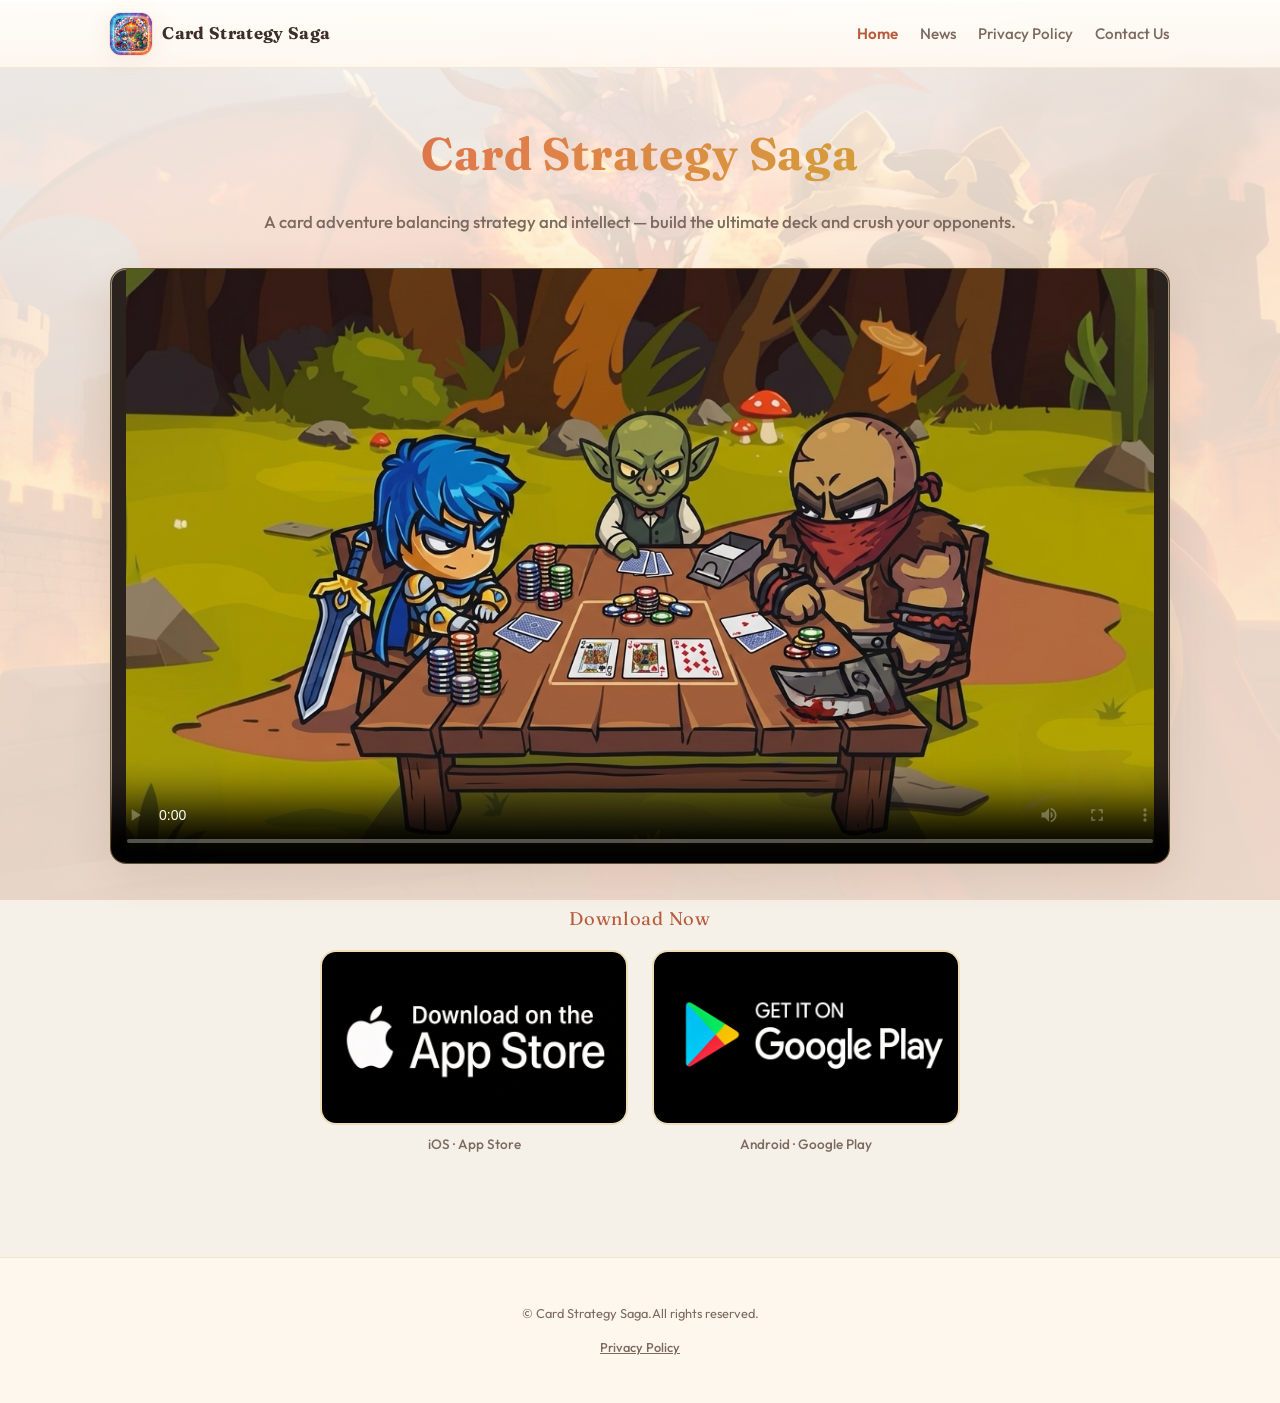
<file: index.html>
<!DOCTYPE html>
<html lang="zh-CN">
  <head>
    <meta charset="UTF-8" />
    <meta name="viewport" content="width=device-width, initial-scale=1" />
    <title>Card Strategy Saga</title>
    <link rel="preconnect" href="https://fonts.googleapis.com" />
    <link rel="preconnect" href="https://fonts.gstatic.com" crossorigin />
    <link
      href="https://fonts.googleapis.com/css2?family=Fraunces:opsz,wght@9..144,600;700&family=Outfit:wght@400;500;600;700&family=Noto+Sans+SC:wght@400;500;600&display=swap"
      rel="stylesheet"
    />
    <link rel="stylesheet" href="css/style.css" />
    <!-- 背景图文件名：images/bg-home.jpg（可改为 png/webp，需同步修改下方 url） -->
    <style>
      body.page-home {
        background-image: url("images/bg-home.jpg");
        <!-- 透明度 opacity: 0.9; -->
      }
    </style>
  </head>
  <body class="page-shell page-home">
    <header class="site-header">
      <nav class="nav-inner" aria-label="主导航">
        <a class="brand" href="index.html">
          <img
            class="brand-logo"
            src="images/logo.png"
            alt="Card Strategy Saga"
            width="42"
            height="42"
          />
          <span>Card Strategy Saga</span>
        </a>
        <ul class="nav-links">
          <li><a href="index.html" aria-current="page">Home</a></li>
          <li><a href="news.html">News</a></li>
          <li><a href="terms.html">Privacy Policy</a></li>
          <li><a href="contact.html">Contact Us</a></li>
        </ul>
      </nav>
    </header>

    <main>
      <section class="hero">
        <h1>Card Strategy Saga</h1>
        <p class="hero-tagline">A card adventure balancing strategy and intellect — build the ultimate deck and crush your opponents.‌</p>

        <!--
          视频资源说明（请放入 web/images/ 或改为你的 CDN 绝对地址）：
          - 主视频文件名称：hero-main.mp4（可上传多个版本时自行命名为 hero-main-2.mp4 等，并改下方 src）
          - 可选封面图：video-poster.jpg（视频加载前显示）
        -->
        <div class="video-wrap" id="heroVideoWrap">
          <video
            id="heroVideo"
            controls
            playsinline
            poster="images/video-poster.jpg"
            preload="metadata"
          >
            <source src="images/hero-main.mp4" type="video/mp4" />
            Your browser does not support video playback.
          </video>
          <div class="video-placeholder">
            请将宣传视频放到 <code>images/hero-main.mp4</code>，或修改上方
            <code>&lt;source&gt;</code> 的地址。
          </div>
        </div>

        <p class="section-label">Download Now</p>
        <div class="store-row">
          <!-- 图片文件名：download-ios.png — 点击跳转下载页 -->
          <div>
            <a class="store-link" href="https://www.apple.com/app-store/" title="前往 iOS 下载">
              <img
                src="images/download-ios.png"
                alt="App Store 下载 Card Strategy Saga"
                width="320"
                height="120"
              />
            </a>
            <p class="store-caption">iOS · App Store</p>
          </div>
          <!-- 图片文件名：download-android.png — 点击跳转下载页 -->
          <div>
            <a class="store-link" href="https://play.google.com/store/" title="前往 Android 下载">
              <img
                src="images/download-android.png"
                alt="Google Play 下载 Card Strategy Saga"
                width="320"
                height="120"
              />
            </a>
            <p class="store-caption">Android · Google Play</p>
          </div>
        </div>
      </section>
    </main>

    <footer class="site-footer">
      <p>© Card Strategy Saga.All rights reserved.</p>
      <p><a href="terms.html">Privacy Policy</a></p>
    </footer>

    <script>
      (function () {
        var v = document.getElementById("heroVideo");
        var wrap = document.getElementById("heroVideoWrap");
        if (!v || !wrap) return;
        v.addEventListener("error", function () {
          wrap.classList.add("no-src");
        });
        if (!v.querySelector("source").getAttribute("src")) wrap.classList.add("no-src");
      })();
    </script>
  </body>
</html>
</file>
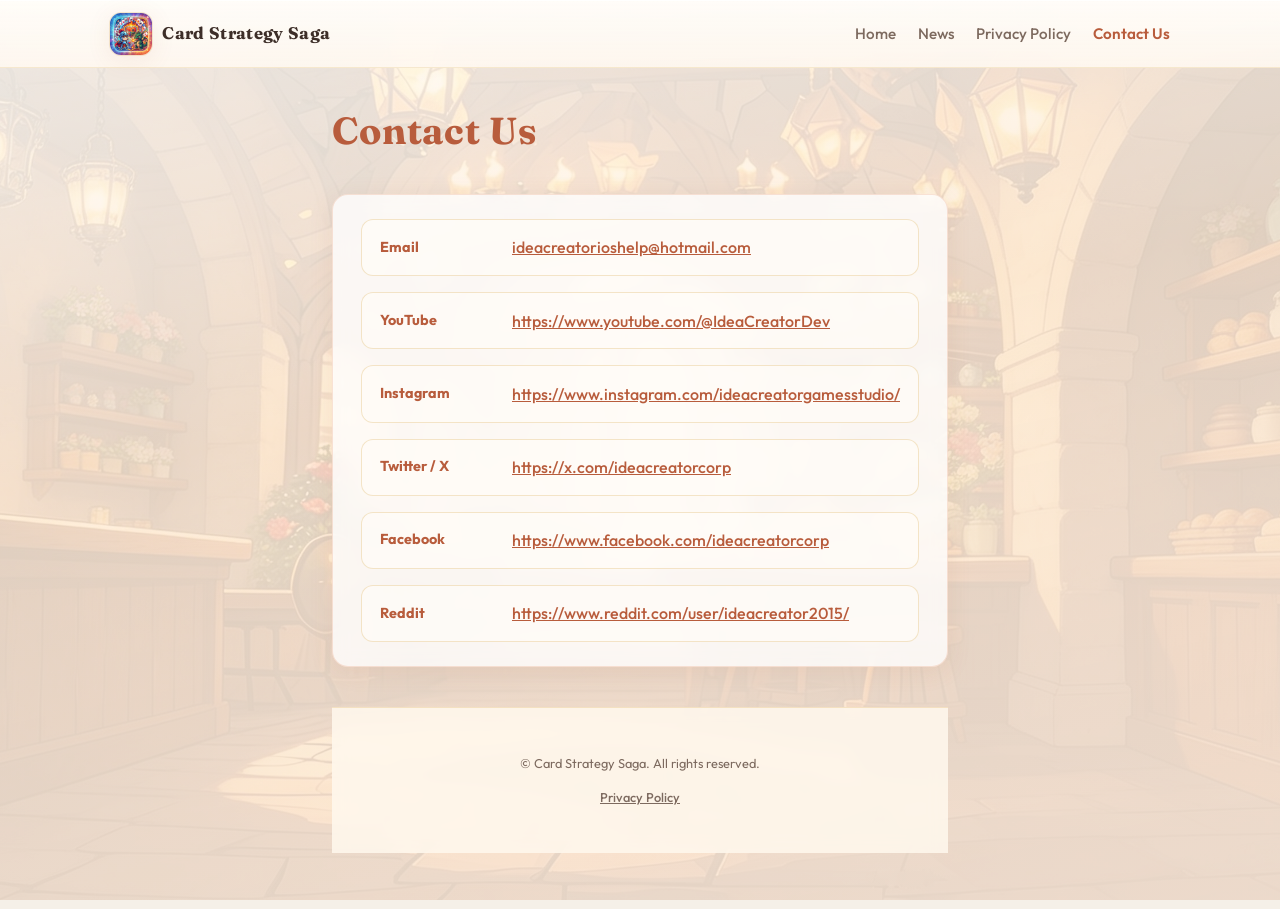
<file: contact.html>
<!DOCTYPE html>
<html lang="zh-CN">
  <head>
    <meta charset="UTF-8" />
    <meta name="viewport" content="width=device-width, initial-scale=1" />
    <title>Contact Us — Card Strategy Saga</title>
    <link rel="preconnect" href="https://fonts.googleapis.com" />
    <link rel="preconnect" href="https://fonts.gstatic.com" crossorigin />
    <link
      href="https://fonts.googleapis.com/css2?family=Fraunces:opsz,wght@9..144,600;700&family=Outfit:wght@400;500;600;700&family=Noto+Sans+SC:wght@400;500;600&display=swap"
      rel="stylesheet"
    />
    <link rel="stylesheet" href="css/style.css" />
    <!-- 背景图文件名：images/bg-contact.jpg -->
    <style>
      body.page-contact {
        background-image: url("images/bg-contact.jpg");
      }
    </style>
  </head>
  <body class="page-shell page-contact">
    <header class="site-header">
      <nav class="nav-inner" aria-label="主导航">
        <a class="brand" href="index.html">
          <img
            class="brand-logo"
            src="images/logo.png"
            alt="Card Strategy Saga"
            width="42"
            height="42"
          />
          <span>Card Strategy Saga</span>
        </a>
        <ul class="nav-links">
          <li><a href="index.html">Home</a></li>
          <li><a href="news.html">News</a></li>
          <li><a href="terms.html">Privacy Policy</a></li>
          <li><a href="contact.html" aria-current="page">Contact Us</a></li>
        </ul>
      </nav>
    </header>

    <main>
      <h1 class="page-title">Contact Us</h1>
      <p class="page-sub"></p>

      <section class="card-panel contact-grid" aria-label="联系方式">
        <!-- ========== 链接配置区：替换下方 href 与显示文字 ========== -->
        <div class="contact-row">
          <strong>Email</strong>
          <a href="mailto:support@cardstrategysaga.example">ideacreatorioshelp@hotmail.com</a>
        </div>
        <div class="contact-row">
          <strong>YouTube</strong>
          <a href="https://www.youtube.com/@IdeaCreatorDev" target="_blank" rel="noopener noreferrer"
            >https://www.youtube.com/@IdeaCreatorDev</a
          >
        </div>
        <div class="contact-row">
          <strong>Instagram</strong>
          <a href="https://www.instagram.com/ideacreatorgamesstudio/" target="_blank" rel="noopener noreferrer"
            >https://www.instagram.com/ideacreatorgamesstudio/</a
          >
        </div>
        <div class="contact-row">
          <strong>Twitter / X</strong>
          <a href="https://x.com/ideacreatorcorp" target="_blank" rel="noopener noreferrer"
            >https://x.com/ideacreatorcorp</a
          >
        </div>
        <div class="contact-row">
          <strong>Facebook</strong>
          <a href="https://www.facebook.com/ideacreatorcorp" target="_blank" rel="noopener noreferrer"
            >https://www.facebook.com/ideacreatorcorp</a
          >
        </div>
        <div class="contact-row">
          <strong>Reddit</strong>
          <a href="https://www.reddit.com/user/ideacreator2015/" target="_blank" rel="noopener noreferrer"
            >https://www.reddit.com/user/ideacreator2015/</a
          >
        </div>
        <!-- ========== 
        <div class="contact-row">
          <strong>TikTok</strong>
          <a href="https://www.tiktok.com/@yourgame" target="_blank" rel="noopener noreferrer"
            >https://www.tiktok.com/@yourgame</a
          >
        </div>
                <div class="contact-row">
          <strong>Discord</strong>
          <a href="https://discord.gg/your-invite" target="_blank" rel="noopener noreferrer"
            >https://discord.gg/your-invite</a
          >
        </div> 
         ========== -->
        <!-- ========== 链接配置区结束 ========== -->
      </section>
  <!-- ========== 
      <h2 class="section-label" style="margin-top: 2rem">FAQ</h2>
      <div class="faq-list">
        <div class="faq-item">
          <button type="button" class="faq-q">Which platforms does the game support?</button>
          <div class="faq-a">
            The game supports iOS and Android platforms.
          </div>
        </div>
        <div class="faq-item">
          <button type="button" class="faq-q">How do I report bugs or provide suggestions?</button>
          <div class="faq-a">
         We recommend submitting them via the email above or through Discord, along with your device model and steps to reproduce the issue.
          </div>
        </div>
        <div class="faq-item">
          <button type="button" class="faq-q">Will my account or progress be lost?</button>
          <div class="faq-a">
            If you bind your game account with an email or Apple ID, your account and progress will be stored on cloud servers and will not be lost.
          </div>
        </div>
      </div>
    </main>
  ========== -->
    <footer class="site-footer">
      <p>© Card Strategy Saga. All rights reserved.</p>
      <p><a href="terms.html">Privacy Policy</a></p>
    </footer>

    <script src="js/main.js" defer></script>
  </body>
</html>
</file>
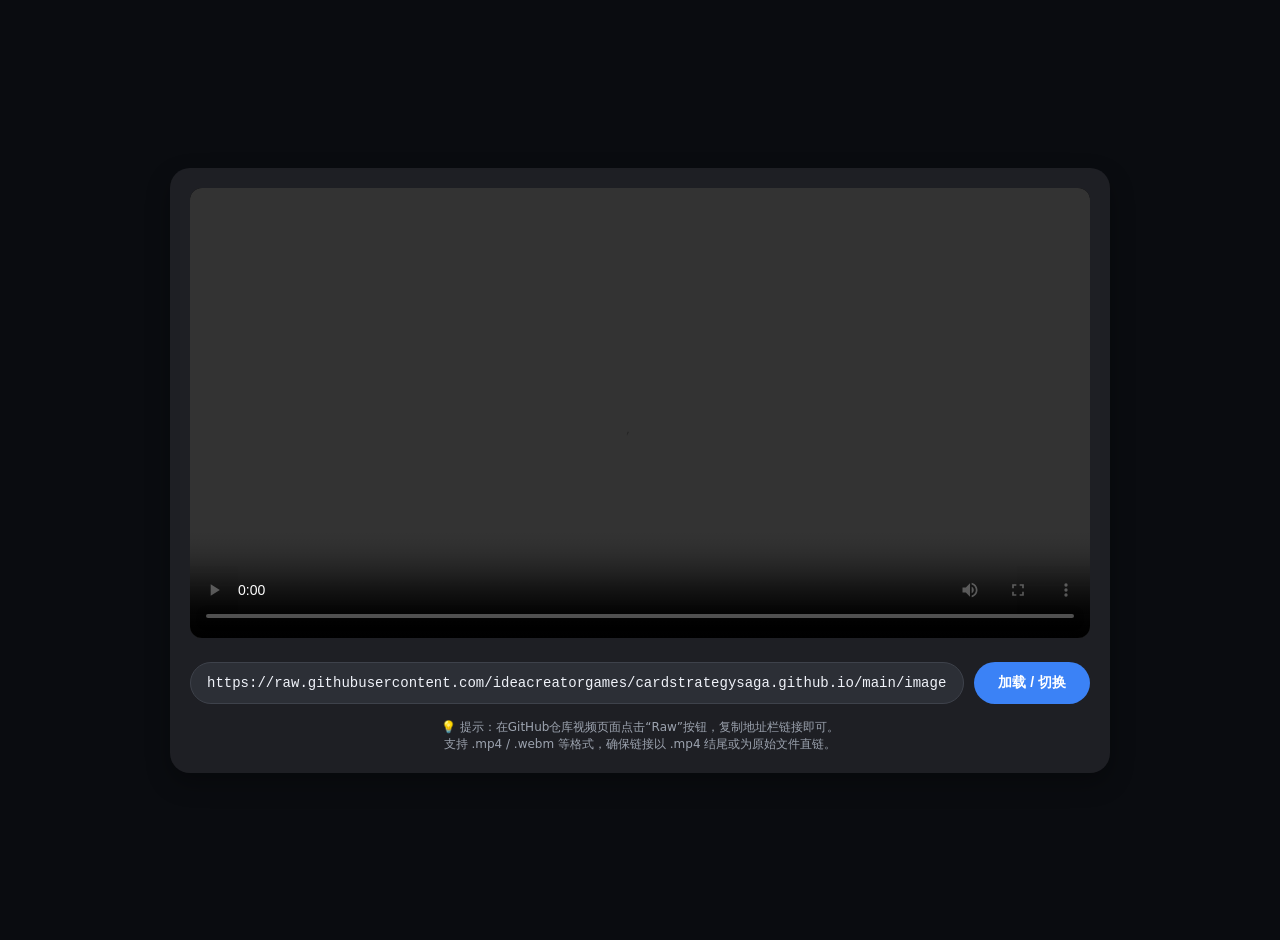
<file: ID photo video page.html>
<!DOCTYPE html>
<html lang="zh-CN">
<head>
    <meta charset="UTF-8">
    <meta name="viewport" content="width=device-width, initial-scale=1.0">
    <title></title>
    <style>
        /* 极简样式，仅用于居中和基础布局 */
        body {
            font-family: system-ui, 'Segoe UI', monospace;
            background: #0a0c10;
            display: flex;
            justify-content: center;
            align-items: center;
            min-height: 100vh;
            margin: 0;
            padding: 20px;
        }
        .container {
            max-width: 900px;
            width: 100%;
            background: #1e1f24;
            border-radius: 20px;
            padding: 20px;
            box-shadow: 0 10px 25px rgba(0,0,0,0.3);
        }
        video {
            width: 100%;
            border-radius: 12px;
            background: #000;
            outline: none;
        }
        .input-area {
            margin-top: 20px;
            display: flex;
            gap: 10px;
            flex-wrap: wrap;
        }
        input {
            flex: 1;
            padding: 12px 16px;
            font-size: 14px;
            background: #2c2f36;
            border: 1px solid #3e424b;
            color: #f0f3fa;
            border-radius: 40px;
            outline: none;
            font-family: monospace;
        }
        input:focus {
            border-color: #3b82f6;
        }
        button {
            background: #3b82f6;
            border: none;
            padding: 12px 24px;
            color: white;
            font-weight: bold;
            border-radius: 40px;
            cursor: pointer;
            font-size: 14px;
            transition: 0.2s;
        }
        button:hover {
            background: #2563eb;
        }
        .note {
            margin-top: 15px;
            font-size: 12px;
            color: #9ca3af;
            text-align: center;
        }
    </style>
</head>
<body>
<div class="container">
    <!-- 视频播放器，初始src为空或示例（用户可自行填写） -->
    <video id="myVideo" controls preload="metadata">
        <source id="videoSource" src="" type="video/mp4">
        您的浏览器不支持视频标签。
    </video>

    <div class="input-area">
        <input type="text" id="videoUrl" placeholder="粘贴视频原始链接 (raw.githubusercontent.com 的 .mp4 地址)" 
               value="https://raw.githubusercontent.com/ideacreatorgames/cardstrategysaga.github.io/main/images/iphone%20video.mp4">
        <button id="loadBtn">加载 / 切换</button>
    </div>
    <div class="note">
        💡 提示：在GitHub仓库视频页面点击“Raw”按钮，复制地址栏链接即可。<br>
        支持 .mp4 / .webm 等格式，确保链接以 .mp4 结尾或为原始文件直链。
    </div>
</div>

<script>
    const video = document.getElementById('myVideo');
    const source = document.getElementById('videoSource');
    const input = document.getElementById('videoUrl');
    const loadBtn = document.getElementById('loadBtn');

    // 解析并更新视频源
    function loadVideo() {
        let url = input.value.trim();
        if (!url) {
            alert('请输入视频地址');
            return;
        }
        // 简单黑名单提醒
        if (url.includes('github.com') && !url.includes('raw.githubusercontent.com')) {
            alert('注意：请使用“Raw”原始链接（通常以 raw.githubusercontent.com 开头）\n当前地址可能无法直接播放。');
        }
        // 更换source的src并重新加载
        source.src = url;
        video.load();
        // 可选：自动播放（很多浏览器会限制，我们不做强制）
        video.play().catch(e => console.log('自动播放被阻止，点击播放即可'));
    }

    // 按钮点击加载
    loadBtn.addEventListener('click', loadVideo);

    // 页面初始化时，如果输入框已有示例地址，自动加载一次（方便演示）
    if (input.value) {
        loadVideo();
    }

    // 支持回车键加载
    input.addEventListener('keypress', (e) => {
        if (e.key === 'Enter') {
            loadVideo();
        }
    });
</script>
</body>
</html>
</file>
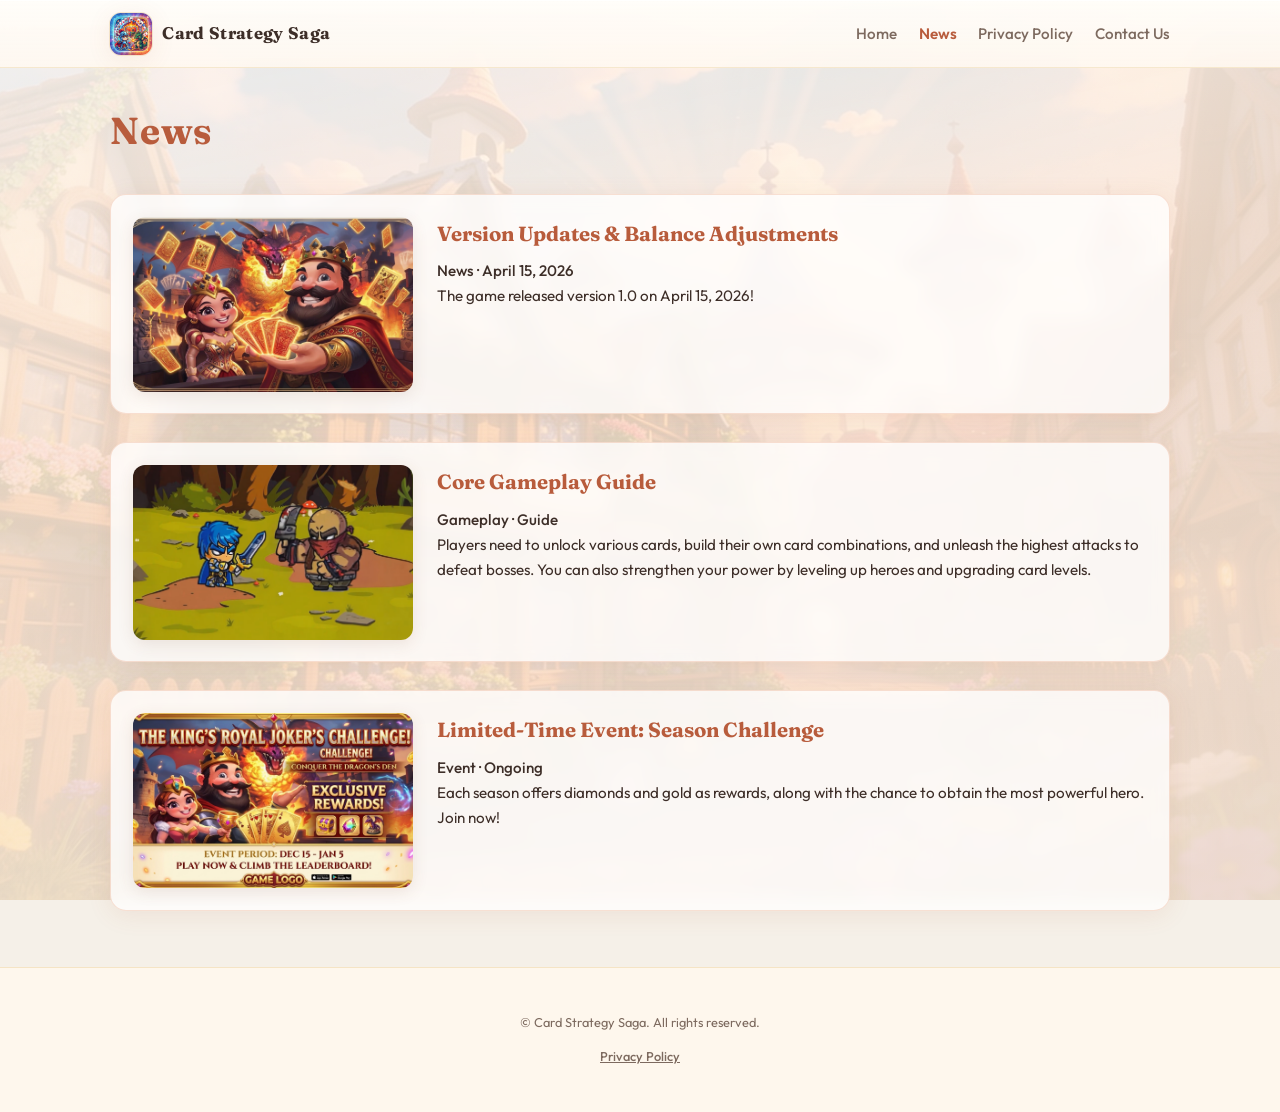
<file: news.html>
<!DOCTYPE html>
<html lang="zh-CN">
  <head>
    <meta charset="UTF-8" />
    <meta name="viewport" content="width=device-width, initial-scale=1" />
    <title>News — Card Strategy Saga</title>
    <link rel="preconnect" href="https://fonts.googleapis.com" />
    <link rel="preconnect" href="https://fonts.gstatic.com" crossorigin />
    <link
      href="https://fonts.googleapis.com/css2?family=Fraunces:opsz,wght@9..144,600;700&family=Outfit:wght@400;500;600;700&family=Noto+Sans+SC:wght@400;500;600&display=swap"
      rel="stylesheet"
    />
    <link rel="stylesheet" href="css/style.css" />
    <!-- 背景图文件名：images/bg-news.jpg -->
    <style>
      body.page-news {
        background-image: url("images/bg-news.jpg");
      }
    </style>
  </head>
  <body class="page-shell page-news">
    <header class="site-header">
      <nav class="nav-inner" aria-label="主导航">
        <a class="brand" href="index.html">
          <img
            class="brand-logo"
            src="images/logo.png"
            alt="Card Strategy Saga"
            width="42"
            height="42"
          />
          <span>Card Strategy Saga</span>
        </a>
        <ul class="nav-links">
          <li><a href="index.html">Home</a></li>
          <li><a href="news.html" aria-current="page">News</a></li>
          <li><a href="terms.html">Privacy Policy</a></li>
          <li><a href="contact.html">Contact Us</a></li>
        </ul>
      </nav>
    </header>

    <main>
      <h1 class="page-title">News</h1>
      <p class="page-sub"></p>

      <div class="news-grid">
        <!-- 区块一：新闻 — 配图文件名 news-feature.jpg -->
        <article class="news-item">
          <img src="images/news-feature.jpg" alt="news-feature" width="560" height="350" />
          <div>
            <h2>Version Updates & Balance Adjustments</h2>
            <p class="news-meta">News · April 15, 2026</p>
            <p>
              The game released version 1.0 on April 15, 2026!
            </p>
          </div>
        </article>

        <!-- 区块二：玩法 — 配图文件名 news-gameplay.jpg -->
        <article class="news-item">
          <img src="images/news-gameplay.jpg" alt="news-gameplay" width="560" height="350" />
          <div>
            <h2>Core Gameplay Guide</h2>
            <p class="news-meta">Gameplay · Guide</p>
            <p>
              Players need to unlock various cards, build their own card combinations, and unleash the highest attacks to defeat bosses. You can also strengthen your power by leveling up heroes and upgrading card levels.
            </p>
          </div>
        </article>

        <!-- 区块三：活动 — 配图文件名 news-event.jpg -->
        <article class="news-item">
          <img src="images/news-event.jpg" alt="news-event" width="560" height="350" />
          <div>
            <h2>Limited-Time Event: Season Challenge</h2>
            <p class="news-meta">Event · Ongoing</p>
            <p>
              Each season offers diamonds and gold as rewards, along with the chance to obtain the most powerful hero. Join now!
            </p>
          </div>
        </article>
      </div>
    </main>

    <footer class="site-footer">
      <p>© Card Strategy Saga. All rights reserved.</p>
      <p><a href="terms.html">Privacy Policy</a></p>
    </footer>
  </body>
</html>
</file>
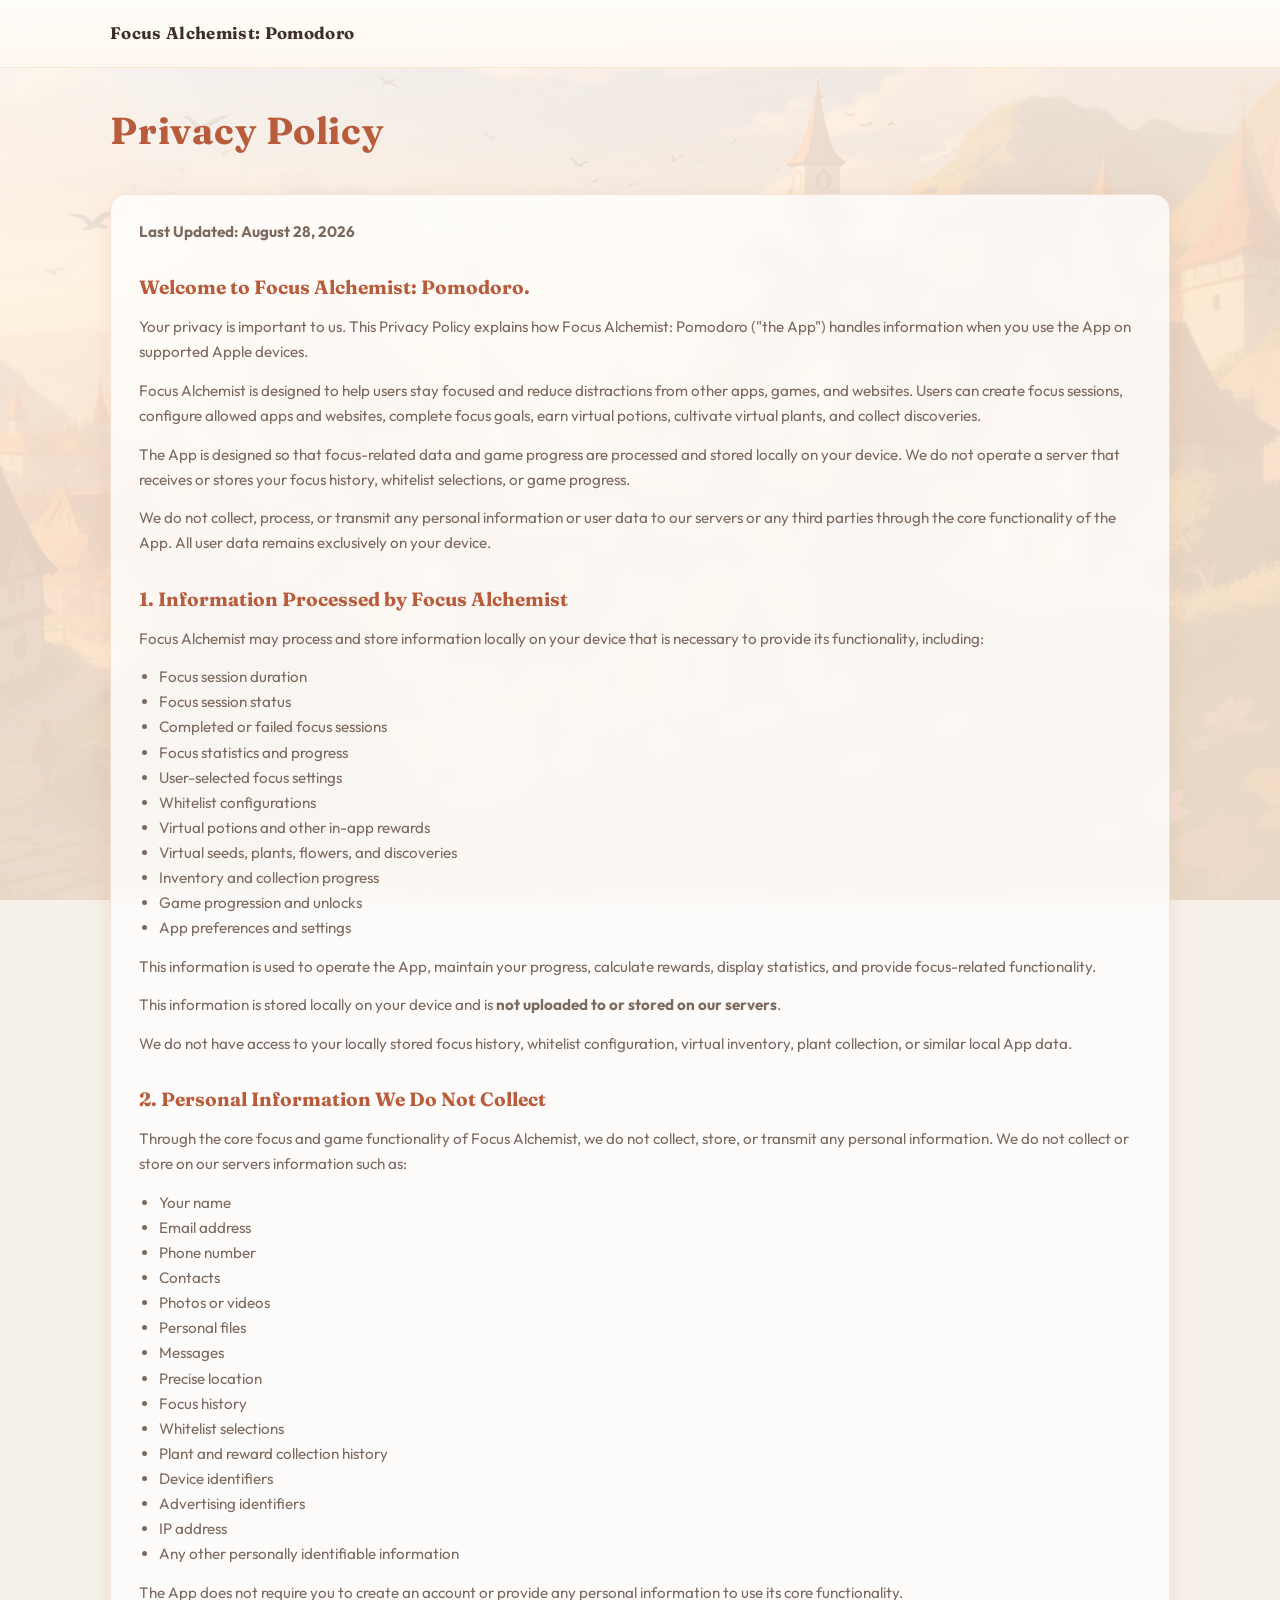
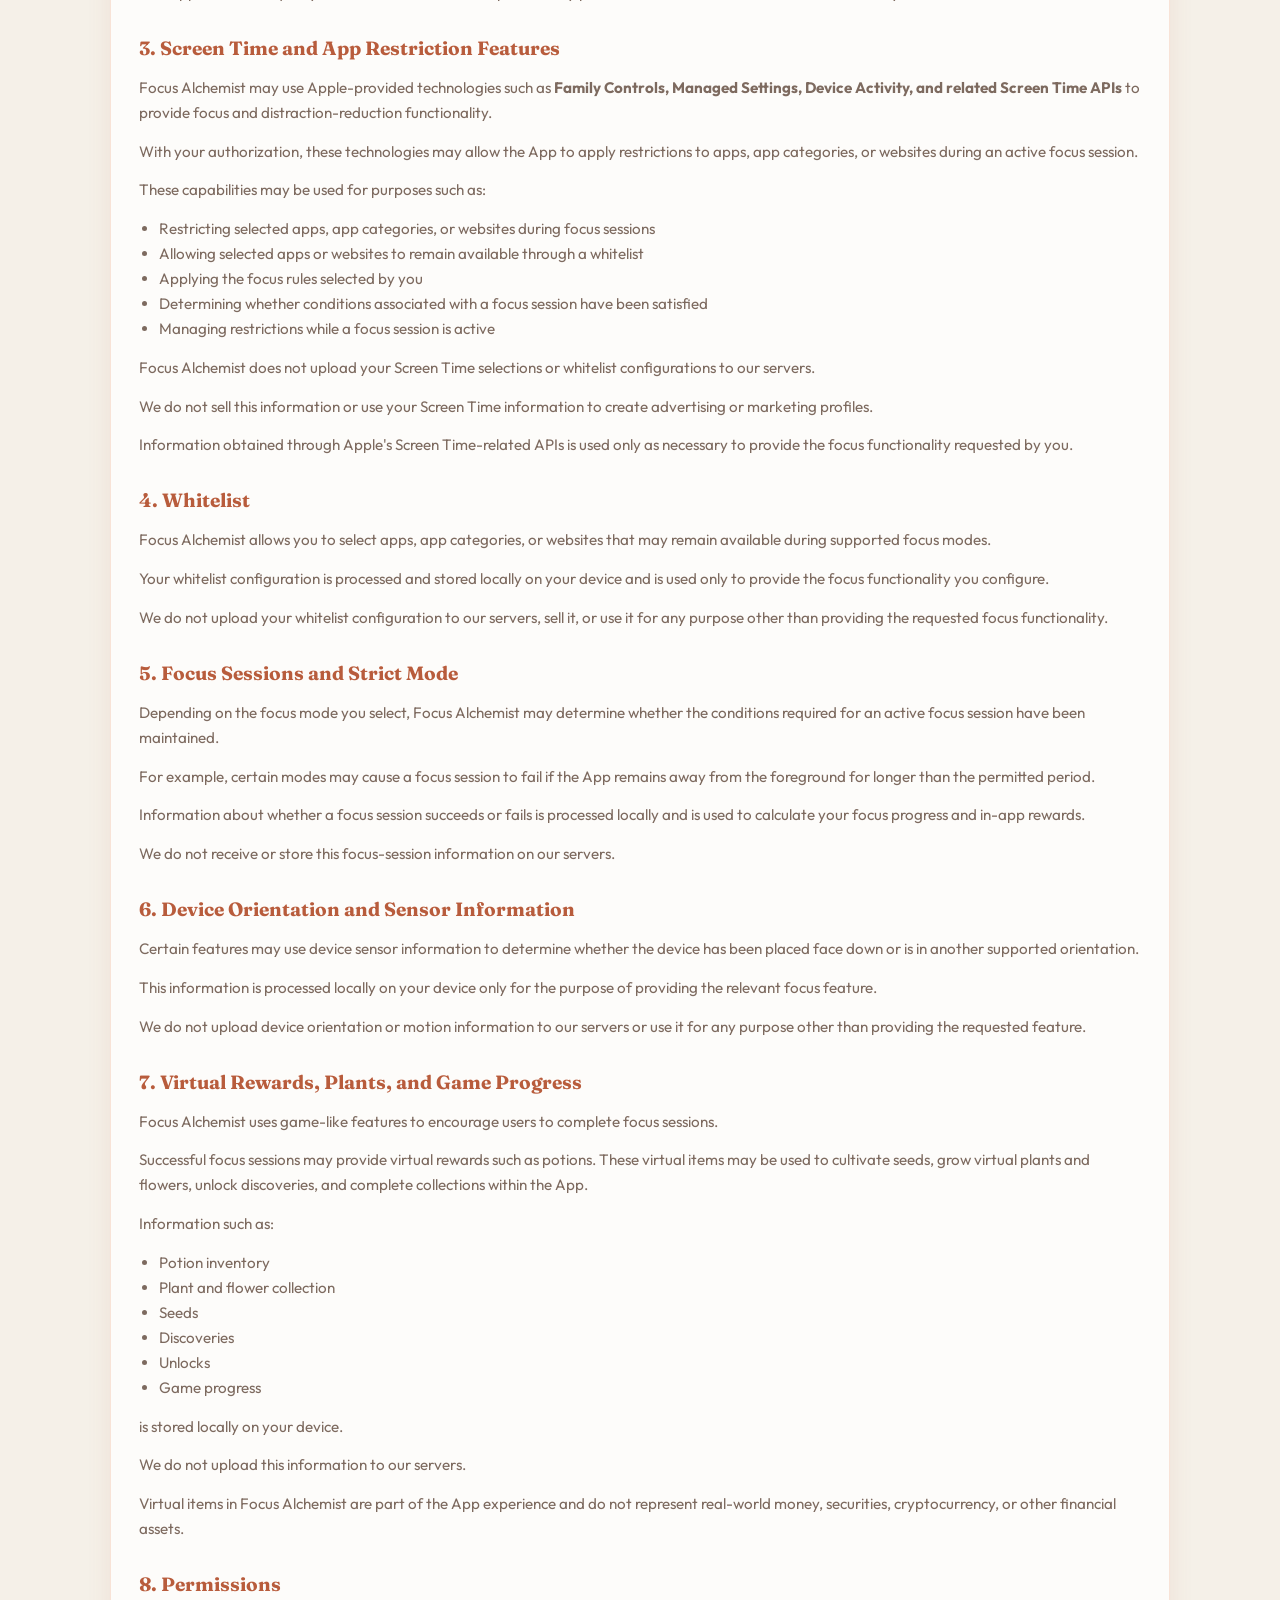
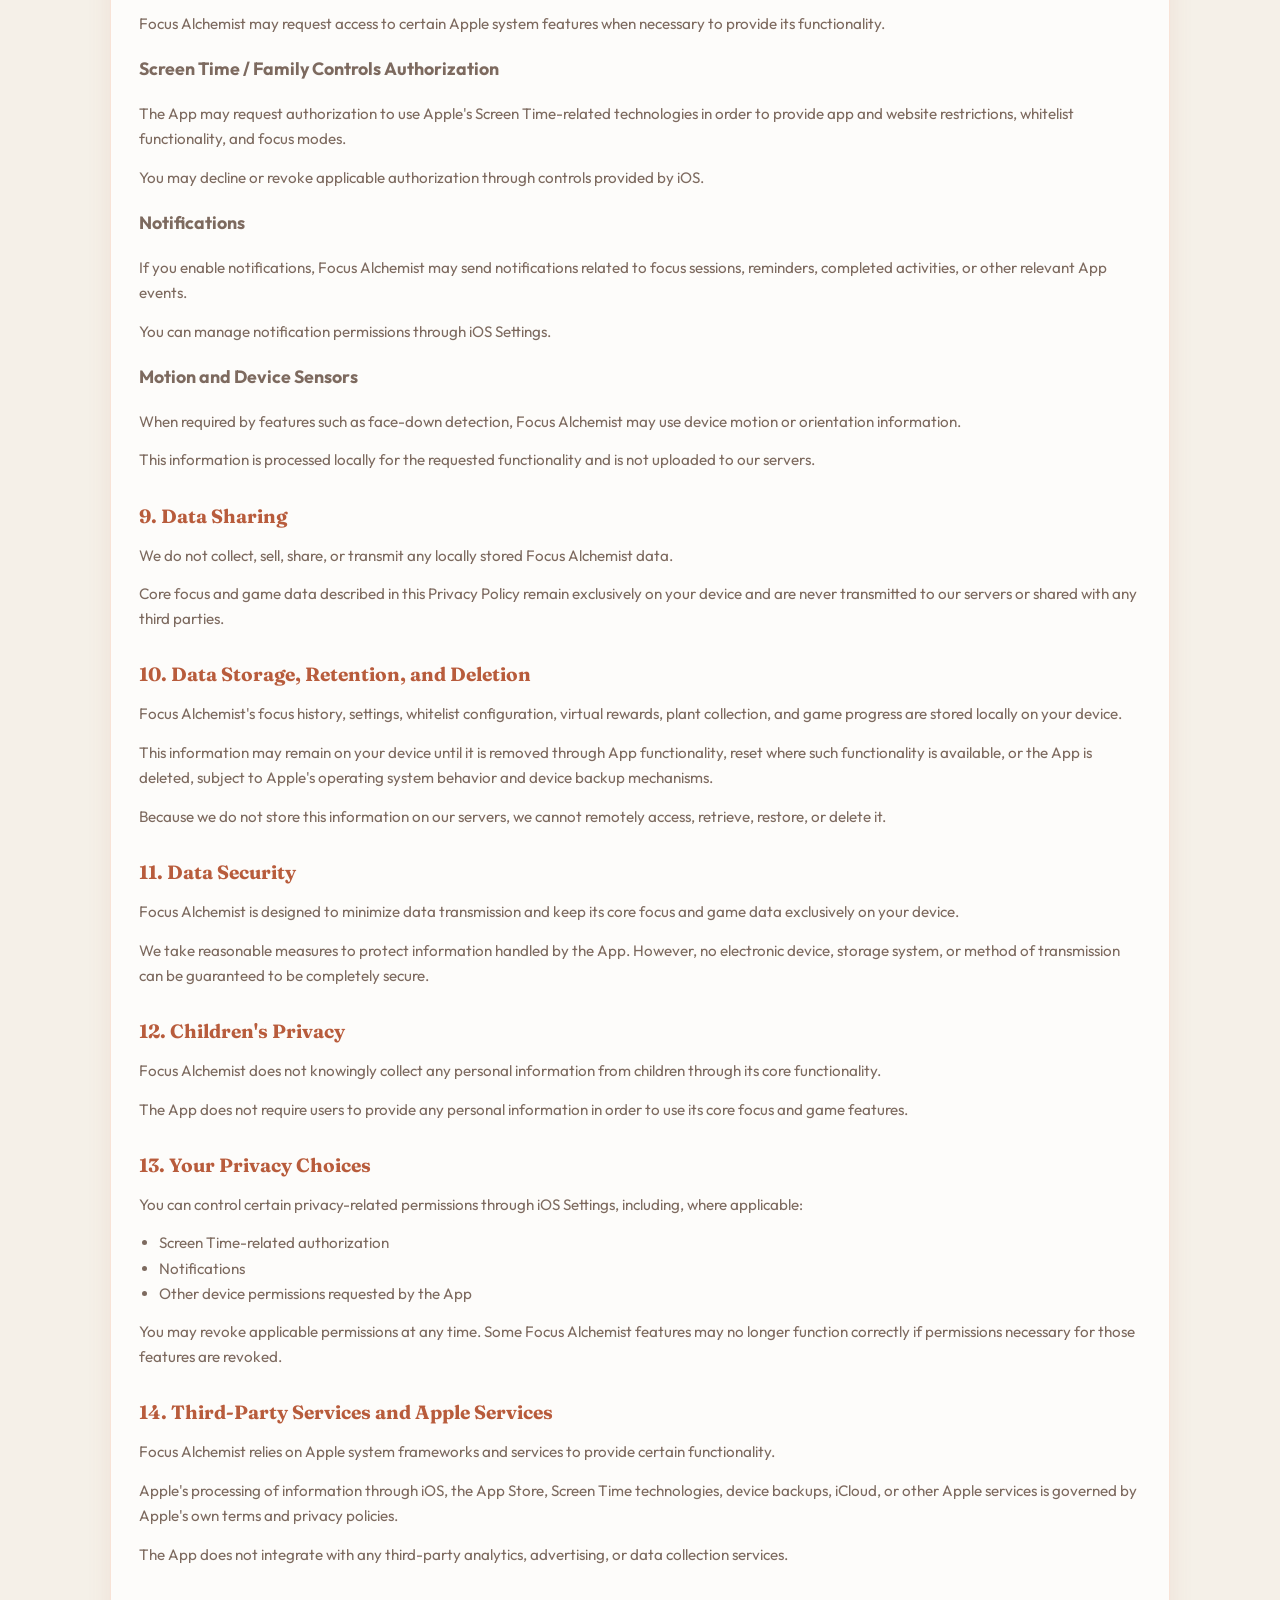
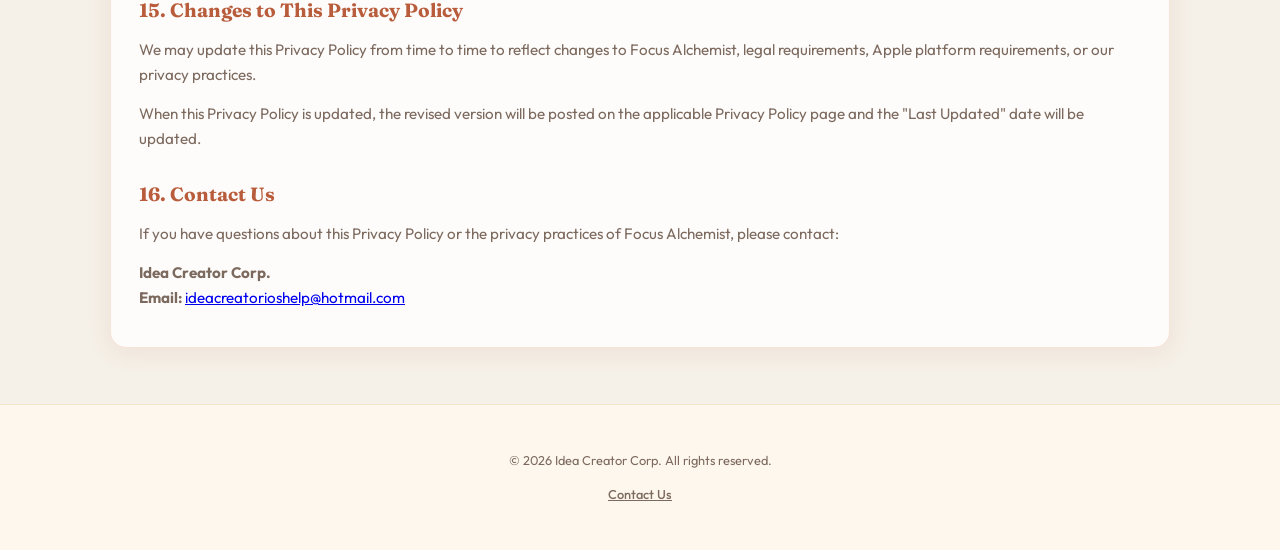
<file: Privacy Policy - FocusAIchemist.html>
<!DOCTYPE html>
<html lang="en">
  <head>
    <meta charset="UTF-8" />
    <meta name="viewport" content="width=device-width, initial-scale=1" />
    <title>Focus Alchemist: Pomodoro - Privacy Policy</title>
    <link rel="preconnect" href="https://fonts.googleapis.com" />
    <link rel="preconnect" href="https://fonts.gstatic.com" crossorigin />
    <link
      href="https://fonts.googleapis.com/css2?family=Fraunces:opsz,wght@9..144,600;700&family=Outfit:wght@400;500;600;700&family=Noto+Sans+SC:wght@400;500;600&display=swap"
      rel="stylesheet"
    />
    <link rel="stylesheet" href="css/style.css" />
    <!-- Background image: images/bg-terms.jpg -->
    <style>
      body.page-terms {
        background-image: url("images/bg-terms.jpg");
      }
    </style>
  </head>
  <body class="page-shell page-terms">
    <header class="site-header">
      <nav class="nav-inner" aria-label="Main navigation">
        <a class="brand">
          <span>Focus Alchemist: Pomodoro</span>
        </a>
        <ul class="nav-links">
          <!--
          <li><a href="index.html">Home</a></li>
          <li><a href="news.html">News</a></li>
          <li><a href="terms.html" aria-current="page">Privacy Policy</a></li>
          <li><a href="contact.html">Contact Us</a></li>
          -->
        </ul>
      </nav>
    </header>

    <main>
      <h1 class="page-title">Privacy Policy</h1>
      <p class="page-sub"></p>

      <article class="card-panel legal-content">
        <p><strong>Last Updated: August 28, 2026</strong></p>

        <h2>Welcome to Focus Alchemist: Pomodoro.</h2>
        <p>
          Your privacy is important to us. This Privacy Policy explains how Focus Alchemist: Pomodoro ("the App") handles information when you use the App on supported Apple devices.
        </p>
        <p>
          Focus Alchemist is designed to help users stay focused and reduce distractions from other apps, games, and websites. Users can create focus sessions, configure allowed apps and websites, complete focus goals, earn virtual potions, cultivate virtual plants, and collect discoveries.
        </p>
        <p>
          The App is designed so that focus-related data and game progress are processed and stored locally on your device. We do not operate a server that receives or stores your focus history, whitelist selections, or game progress.
        </p>
        <p>
          We do not collect, process, or transmit any personal information or user data to our servers or any third parties through the core functionality of the App. All user data remains exclusively on your device.
        </p>

        <h2>1. Information Processed by Focus Alchemist</h2>
        <p>Focus Alchemist may process and store information locally on your device that is necessary to provide its functionality, including:</p>
        <ul>
          <li>Focus session duration</li>
          <li>Focus session status</li>
          <li>Completed or failed focus sessions</li>
          <li>Focus statistics and progress</li>
          <li>User-selected focus settings</li>
          <li>Whitelist configurations</li>
          <li>Virtual potions and other in-app rewards</li>
          <li>Virtual seeds, plants, flowers, and discoveries</li>
          <li>Inventory and collection progress</li>
          <li>Game progression and unlocks</li>
          <li>App preferences and settings</li>
        </ul>
        <p>
          This information is used to operate the App, maintain your progress, calculate rewards, display statistics, and provide focus-related functionality.
        </p>
        <p>
          This information is stored locally on your device and is <strong>not uploaded to or stored on our servers</strong>.
        </p>
        <p>
          We do not have access to your locally stored focus history, whitelist configuration, virtual inventory, plant collection, or similar local App data.
        </p>

        <h2>2. Personal Information We Do Not Collect</h2>
        <p>Through the core focus and game functionality of Focus Alchemist, we do not collect, store, or transmit any personal information. We do not collect or store on our servers information such as:</p>
        <ul>
          <li>Your name</li>
          <li>Email address</li>
          <li>Phone number</li>
          <li>Contacts</li>
          <li>Photos or videos</li>
          <li>Personal files</li>
          <li>Messages</li>
          <li>Precise location</li>
          <li>Focus history</li>
          <li>Whitelist selections</li>
          <li>Plant and reward collection history</li>
          <li>Device identifiers</li>
          <li>Advertising identifiers</li>
          <li>IP address</li>
          <li>Any other personally identifiable information</li>
        </ul>
        <p>The App does not require you to create an account or provide any personal information to use its core functionality.</p>

        <h2>3. Screen Time and App Restriction Features</h2>
        <p>
          Focus Alchemist may use Apple-provided technologies such as <strong>Family Controls, Managed Settings, Device Activity, and related Screen Time APIs</strong> to provide focus and distraction-reduction functionality.
        </p>
        <p>
          With your authorization, these technologies may allow the App to apply restrictions to apps, app categories, or websites during an active focus session.
        </p>
        <p>These capabilities may be used for purposes such as:</p>
        <ul>
          <li>Restricting selected apps, app categories, or websites during focus sessions</li>
          <li>Allowing selected apps or websites to remain available through a whitelist</li>
          <li>Applying the focus rules selected by you</li>
          <li>Determining whether conditions associated with a focus session have been satisfied</li>
          <li>Managing restrictions while a focus session is active</li>
        </ul>
        <p>Focus Alchemist does not upload your Screen Time selections or whitelist configurations to our servers.</p>
        <p>We do not sell this information or use your Screen Time information to create advertising or marketing profiles.</p>
        <p>Information obtained through Apple's Screen Time-related APIs is used only as necessary to provide the focus functionality requested by you.</p>

        <h2>4. Whitelist</h2>
        <p>
          Focus Alchemist allows you to select apps, app categories, or websites that may remain available during supported focus modes.
        </p>
        <p>Your whitelist configuration is processed and stored locally on your device and is used only to provide the focus functionality you configure.</p>
        <p>We do not upload your whitelist configuration to our servers, sell it, or use it for any purpose other than providing the requested focus functionality.</p>

        <h2>5. Focus Sessions and Strict Mode</h2>
        <p>
          Depending on the focus mode you select, Focus Alchemist may determine whether the conditions required for an active focus session have been maintained.
        </p>
        <p>For example, certain modes may cause a focus session to fail if the App remains away from the foreground for longer than the permitted period.</p>
        <p>Information about whether a focus session succeeds or fails is processed locally and is used to calculate your focus progress and in-app rewards.</p>
        <p>We do not receive or store this focus-session information on our servers.</p>

        <h2>6. Device Orientation and Sensor Information</h2>
        <p>Certain features may use device sensor information to determine whether the device has been placed face down or is in another supported orientation.</p>
        <p>This information is processed locally on your device only for the purpose of providing the relevant focus feature.</p>
        <p>We do not upload device orientation or motion information to our servers or use it for any purpose other than providing the requested feature.</p>

        <h2>7. Virtual Rewards, Plants, and Game Progress</h2>
        <p>Focus Alchemist uses game-like features to encourage users to complete focus sessions.</p>
        <p>Successful focus sessions may provide virtual rewards such as potions. These virtual items may be used to cultivate seeds, grow virtual plants and flowers, unlock discoveries, and complete collections within the App.</p>
        <p>Information such as:</p>
        <ul>
          <li>Potion inventory</li>
          <li>Plant and flower collection</li>
          <li>Seeds</li>
          <li>Discoveries</li>
          <li>Unlocks</li>
          <li>Game progress</li>
        </ul>
        <p>is stored locally on your device.</p>
        <p>We do not upload this information to our servers.</p>
        <p>Virtual items in Focus Alchemist are part of the App experience and do not represent real-world money, securities, cryptocurrency, or other financial assets.</p>

        <h2>8. Permissions</h2>
        <p>Focus Alchemist may request access to certain Apple system features when necessary to provide its functionality.</p>

        <h3>Screen Time / Family Controls Authorization</h3>
        <p>The App may request authorization to use Apple's Screen Time-related technologies in order to provide app and website restrictions, whitelist functionality, and focus modes.</p>
        <p>You may decline or revoke applicable authorization through controls provided by iOS.</p>

        <h3>Notifications</h3>
        <p>If you enable notifications, Focus Alchemist may send notifications related to focus sessions, reminders, completed activities, or other relevant App events.</p>
        <p>You can manage notification permissions through iOS Settings.</p>

        <h3>Motion and Device Sensors</h3>
        <p>When required by features such as face-down detection, Focus Alchemist may use device motion or orientation information.</p>
        <p>This information is processed locally for the requested functionality and is not uploaded to our servers.</p>

        <h2>9. Data Sharing</h2>
        <p>We do not collect, sell, share, or transmit any locally stored Focus Alchemist data.</p>
        <p>Core focus and game data described in this Privacy Policy remain exclusively on your device and are never transmitted to our servers or shared with any third parties.</p>

        <h2>10. Data Storage, Retention, and Deletion</h2>
        <p>Focus Alchemist's focus history, settings, whitelist configuration, virtual rewards, plant collection, and game progress are stored locally on your device.</p>
        <p>This information may remain on your device until it is removed through App functionality, reset where such functionality is available, or the App is deleted, subject to Apple's operating system behavior and device backup mechanisms.</p>
        <p>Because we do not store this information on our servers, we cannot remotely access, retrieve, restore, or delete it.</p>

        <h2>11. Data Security</h2>
        <p>Focus Alchemist is designed to minimize data transmission and keep its core focus and game data exclusively on your device.</p>
        <p>We take reasonable measures to protect information handled by the App. However, no electronic device, storage system, or method of transmission can be guaranteed to be completely secure.</p>

        <h2>12. Children's Privacy</h2>
        <p>Focus Alchemist does not knowingly collect any personal information from children through its core functionality.</p>
        <p>The App does not require users to provide any personal information in order to use its core focus and game features.</p>

        <h2>13. Your Privacy Choices</h2>
        <p>You can control certain privacy-related permissions through iOS Settings, including, where applicable:</p>
        <ul>
          <li>Screen Time-related authorization</li>
          <li>Notifications</li>
          <li>Other device permissions requested by the App</li>
        </ul>
        <p>You may revoke applicable permissions at any time. Some Focus Alchemist features may no longer function correctly if permissions necessary for those features are revoked.</p>

        <h2>14. Third-Party Services and Apple Services</h2>
        <p>Focus Alchemist relies on Apple system frameworks and services to provide certain functionality.</p>
        <p>Apple's processing of information through iOS, the App Store, Screen Time technologies, device backups, iCloud, or other Apple services is governed by Apple's own terms and privacy policies.</p>
        <p>The App does not integrate with any third-party analytics, advertising, or data collection services.</p>

        <h2>15. Changes to This Privacy Policy</h2>
        <p>We may update this Privacy Policy from time to time to reflect changes to Focus Alchemist, legal requirements, Apple platform requirements, or our privacy practices.</p>
        <p>When this Privacy Policy is updated, the revised version will be posted on the applicable Privacy Policy page and the "Last Updated" date will be updated.</p>

        <h2>16. Contact Us</h2>
        <p>
          If you have questions about this Privacy Policy or the privacy practices of Focus Alchemist, please contact:
        </p>
        <p>
          <strong>Idea Creator Corp.</strong><br />
          <strong>Email:</strong> <a href="mailto:ideacreatorioshelp@hotmail.com">ideacreatorioshelp@hotmail.com</a>
        </p>
      </article>
    </main>

    <footer class="site-footer">
      <p>© 2026 Idea Creator Corp. All rights reserved.</p>
      <p><a href="contact.html">Contact Us</a></p>
    </footer>
  </body>
</html>
</file>
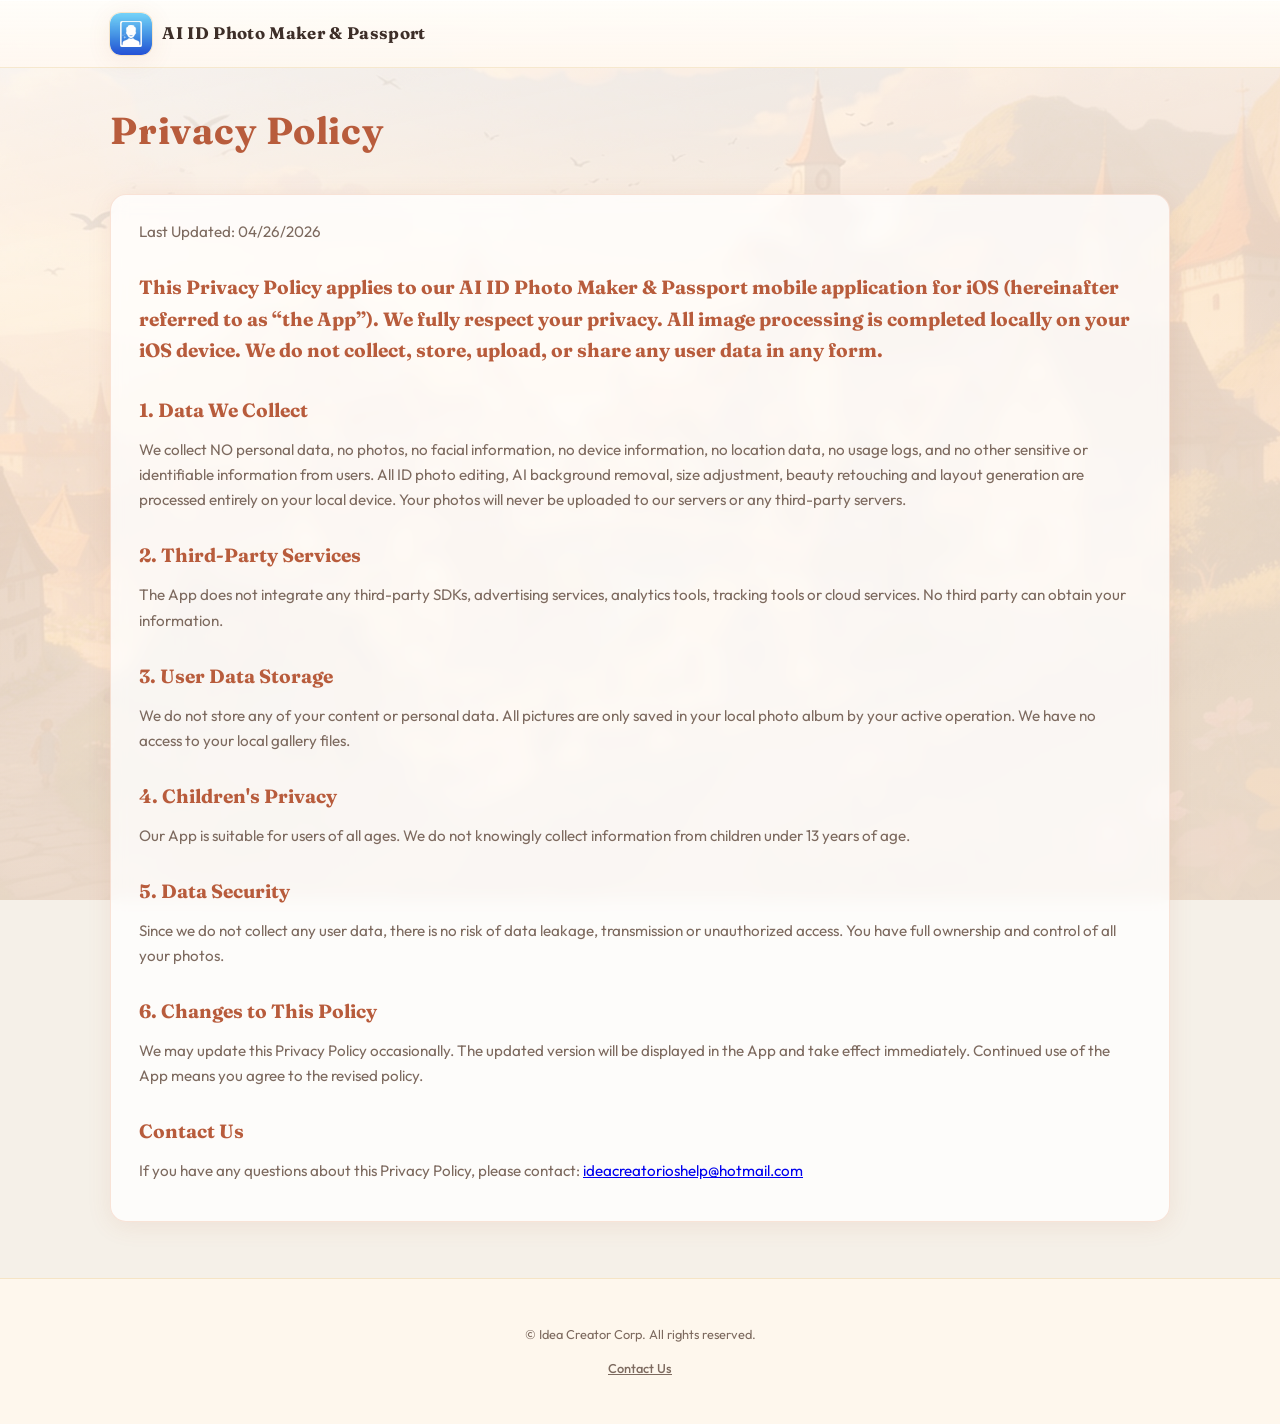
<file: Privacy Policy - ID photo app.html>
<!DOCTYPE html>
<html lang="zh-CN">
  <head>
    <meta charset="UTF-8" />
    <meta name="viewport" content="width=device-width, initial-scale=1" />
    <title>Privacy Policy</title>
    <link rel="preconnect" href="https://fonts.googleapis.com" />
    <link rel="preconnect" href="https://fonts.gstatic.com" crossorigin />
    <link
      href="https://fonts.googleapis.com/css2?family=Fraunces:opsz,wght@9..144,600;700&family=Outfit:wght@400;500;600;700&family=Noto+Sans+SC:wght@400;500;600&display=swap"
      rel="stylesheet"
    />
    <link rel="stylesheet" href="css/style.css" />
    <!-- 背景图文件名：images/bg-terms.jpg -->
    <style>
      body.page-terms {
        background-image: url("images/bg-terms.jpg");
      }
    </style>
  </head>
  <body class="page-shell page-terms">
    <header class="site-header">
      <nav class="nav-inner" aria-label="主导航">
        <a class="brand" href="index.html">
          <img
            class="brand-logo"
            src="images/ID Photo Logo.png"
            alt="Card Strategy Saga"
            width="42"
            height="42"
          />
          <span>AI ID Photo Maker & Passport</span>
        </a>
        <ul class="nav-links">
          <!-- 
          <li><a href="index.html">Home</a></li>
          <li><a href="news.html">News</a></li>
          <li><a href="terms.html" aria-current="page">Privacy Policy</a></li>
          <li><a href="contact.html">Contact Us</a></li>
          -->
        </ul>
      </nav>
    </header>

    <main>
      <h1 class="page-title">Privacy Policy</h1>
      <p class="page-sub">
         <!-- 正式法律文本请替换下方 <code>&lt;article class="legal-content"&gt;</code> 内的全部段落。 -->
      </p>

      <article class="card-panel legal-content">
        <!-- ========== 正文替换区：以下均为占位文案，可整体替换 ========== -->
        <p>
Last Updated: 04/26/2026
        </p>
        <h2>
This Privacy Policy applies to our AI ID Photo Maker & Passport mobile application for iOS (hereinafter referred to as “the App”).
We fully respect your privacy. All image processing is completed locally on your iOS device. We do not collect, store, upload, or share any user data in any form.
</h2>

        <h2>1. Data We Collect</h2>
        <p>
          We collect NO personal data, no photos, no facial information, no device information, no location data, no usage logs, and no other sensitive or identifiable information from users.
All ID photo editing, AI background removal, size adjustment, beauty retouching and layout generation are processed entirely on your local device. Your photos will never be uploaded to our servers or any third-party servers.
        </p>

        <h2>2. Third-Party Services</h2>
        <p>
The App does not integrate any third-party SDKs, advertising services, analytics tools, tracking tools or cloud services. No third party can obtain your information.
        </p>

        <h2>3. User Data Storage</h2>
        <p>
          We do not store any of your content or personal data. All pictures are only saved in your local photo album by your active operation. We have no access to your local gallery files.
        </p>

        <h2>4. Children's Privacy</h2>
        <p>
          Our App is suitable for users of all ages. We do not knowingly collect information from children under 13 years of age.
        </p>

        <h2>5. Data Security</h2>
        <p>
          Since we do not collect any user data, there is no risk of data leakage, transmission or unauthorized access. You have full ownership and control of all your photos.
        </p>

        <h2>6. Changes to This Policy</h2>
        <p>
          We may update this Privacy Policy occasionally. The updated version will be displayed in the App and take effect immediately. Continued use of the App means you agree to the revised policy.
        </p>

        <h2>Contact Us</h2>
        <p>
         If you have any questions about this Privacy Policy, please contact: <a href="mailto:support@cardstrategysaga.example">ideacreatorioshelp@hotmail.com</a>
        </p>
        <!-- ========== 正文替换区结束 ========== -->
      </article>
    </main>

    <footer class="site-footer">
      <p>© Idea Creator Corp. All rights reserved.</p>
      <p><a href="contact.html">Contact Us</a></p>
    </footer>
  </body>
</html>
</file>
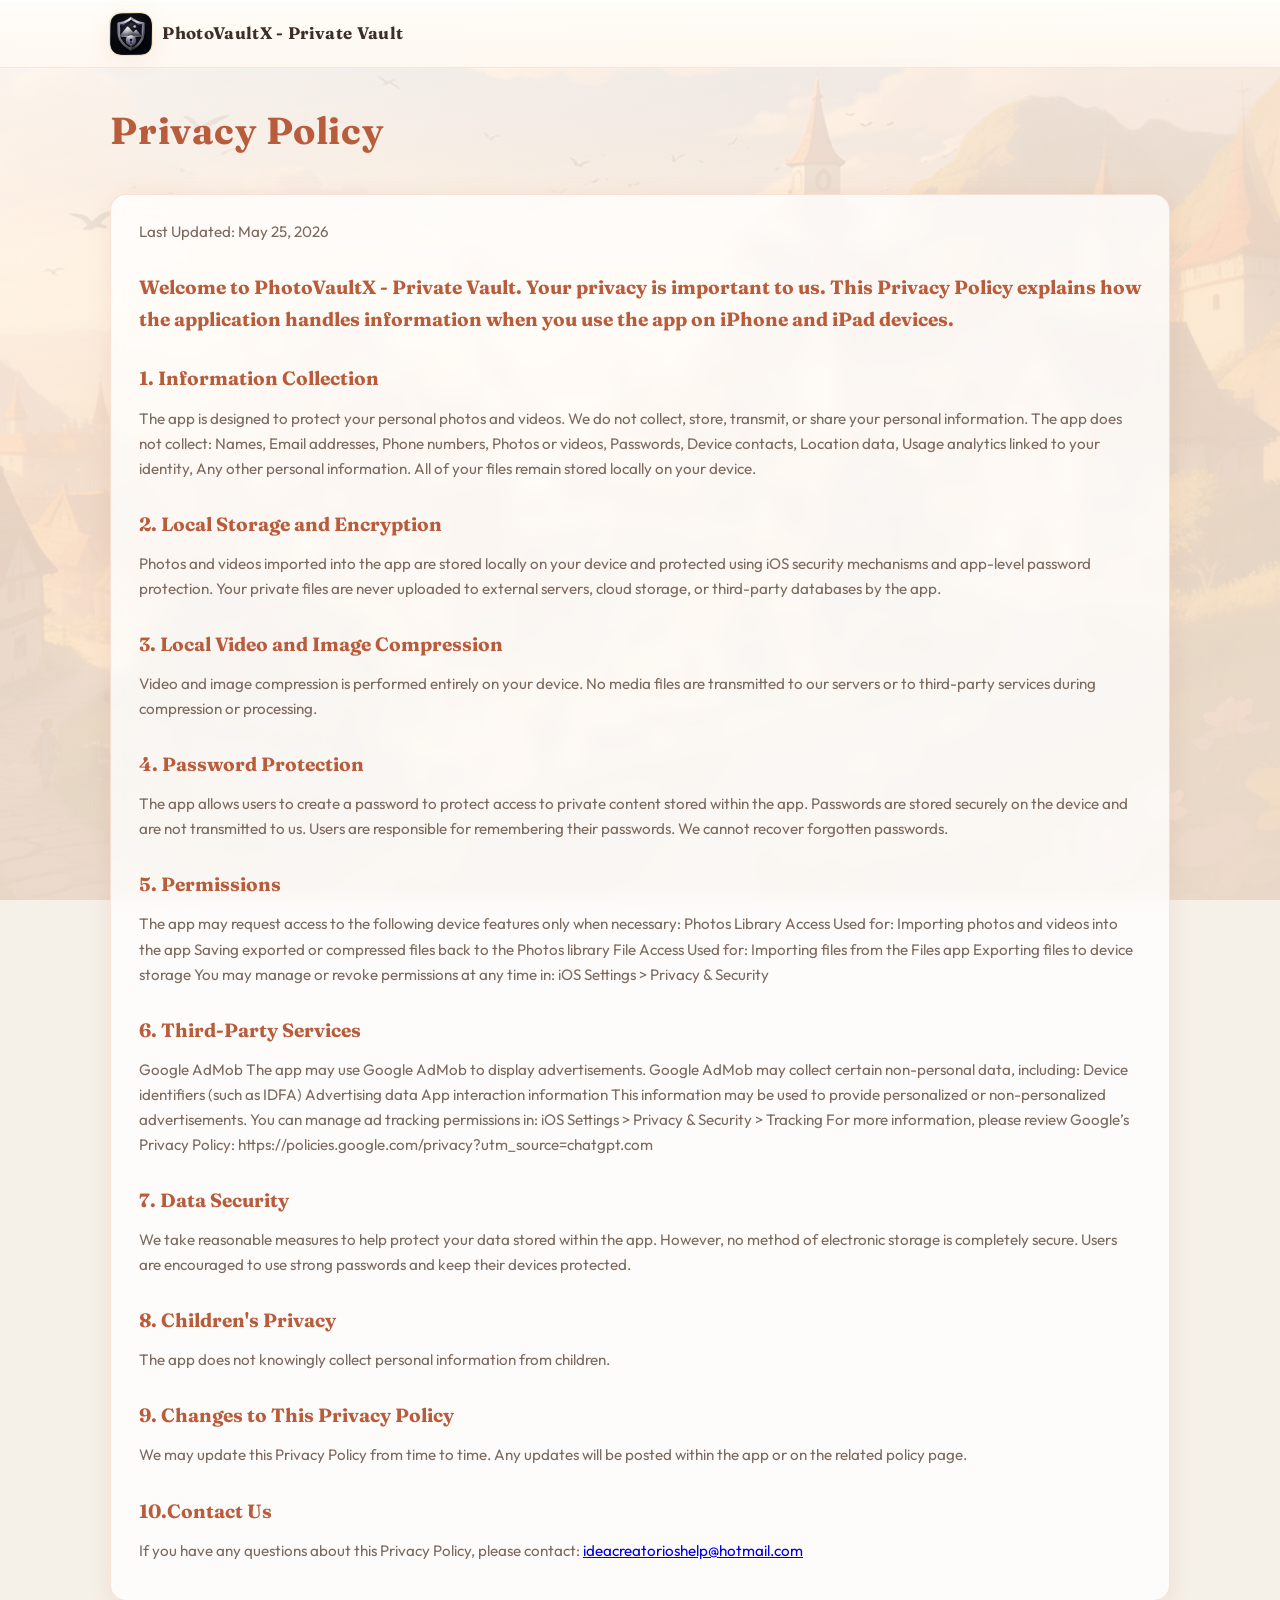
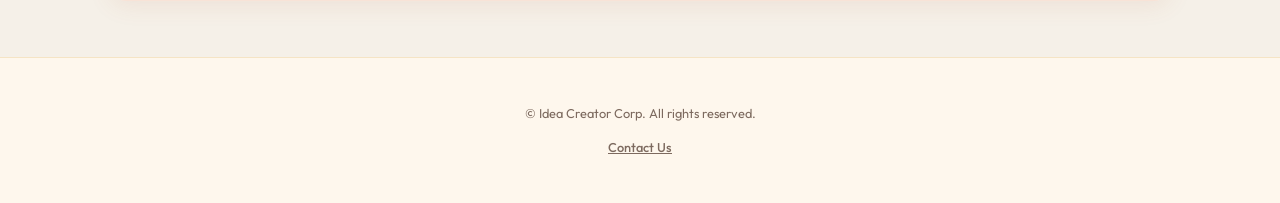
<file: Privacy Policy - PhotoVaultX.html>
<!DOCTYPE html>
<html lang="zh-CN">
  <head>
    <meta charset="UTF-8" />
    <meta name="viewport" content="width=device-width, initial-scale=1" />
    <title>Privacy Policy</title>
    <link rel="preconnect" href="https://fonts.googleapis.com" />
    <link rel="preconnect" href="https://fonts.gstatic.com" crossorigin />
    <link
      href="https://fonts.googleapis.com/css2?family=Fraunces:opsz,wght@9..144,600;700&family=Outfit:wght@400;500;600;700&family=Noto+Sans+SC:wght@400;500;600&display=swap"
      rel="stylesheet"
    />
    <link rel="stylesheet" href="css/style.css" />
    <!-- 背景图文件名：images/bg-terms.jpg -->
    <style>
      body.page-terms {
        background-image: url("images/bg-terms.jpg");
      }
    </style>
  </head>
  <body class="page-shell page-terms">
    <header class="site-header">
      <nav class="nav-inner" aria-label="主导航">
        <a class="brand" href="index.html">
          <img
            class="brand-logo"
            src="images/PhotoVaultX Logo.png"
            alt="PhotoVaultX - Private Vault"
            width="42"
            height="42"
          />
          <span>PhotoVaultX - Private Vault</span>
        </a>
        <ul class="nav-links">
          <!-- 
          <li><a href="index.html">Home</a></li>
          <li><a href="news.html">News</a></li>
          <li><a href="terms.html" aria-current="page">Privacy Policy</a></li>
          <li><a href="contact.html">Contact Us</a></li>
          -->
        </ul>
      </nav>
    </header>

    <main>
      <h1 class="page-title">Privacy Policy</h1>
      <p class="page-sub">
         <!-- 正式法律文本请替换下方 <code>&lt;article class="legal-content"&gt;</code> 内的全部段落。 -->
      </p>

      <article class="card-panel legal-content">
        <!-- ========== 正文替换区：以下均为占位文案，可整体替换 ========== -->
        <p>
Last Updated: May 25, 2026
        </p>
        <h2>
Welcome to PhotoVaultX - Private Vault.
Your privacy is important to us. This Privacy Policy explains how the application handles information when you use the app on iPhone and iPad devices.
</h2>

        <h2>1. Information Collection</h2>
        <p>
The app is designed to protect your personal photos and videos.
We do not collect, store, transmit, or share your personal information.

The app does not collect:

Names,
Email addresses,
Phone numbers,
Photos or videos,
Passwords,
Device contacts,
Location data,
Usage analytics linked to your identity,
Any other personal information.

All of your files remain stored locally on your device.
        </p>

        <h2>2. Local Storage and Encryption</h2>
        <p>
Photos and videos imported into the app are stored locally on your device and protected using iOS security mechanisms and app-level password protection.
Your private files are never uploaded to external servers, cloud storage, or third-party databases by the app.
        </p>

        <h2>3. Local Video and Image Compression</h2>
        <p>
Video and image compression is performed entirely on your device.

No media files are transmitted to our servers or to third-party services during compression or processing.
        </p>

        <h2>4. Password Protection</h2>
        <p>
         The app allows users to create a password to protect access to private content stored within the app.

Passwords are stored securely on the device and are not transmitted to us.

Users are responsible for remembering their passwords. We cannot recover forgotten passwords.
        </p>

        <h2>5. Permissions</h2>
        <p>
The app may request access to the following device features only when necessary:

Photos Library Access

Used for:

Importing photos and videos into the app
Saving exported or compressed files back to the Photos library
File Access

Used for:

Importing files from the Files app
Exporting files to device storage

You may manage or revoke permissions at any time in:

iOS Settings > Privacy & Security
        </p>

        <h2>6. Third-Party Services</h2>
        <p>
         Google AdMob

The app may use Google AdMob to display advertisements.

Google AdMob may collect certain non-personal data, including:

Device identifiers (such as IDFA)
Advertising data
App interaction information

This information may be used to provide personalized or non-personalized advertisements.

You can manage ad tracking permissions in:

iOS Settings > Privacy & Security > Tracking
For more information, please review Google’s Privacy Policy:
https://policies.google.com/privacy?utm_source=chatgpt.com
        </p>

<h2>7. Data Security</h2>
        <p>
We take reasonable measures to help protect your data stored within the app. However, no method of electronic storage is completely secure.

Users are encouraged to use strong passwords and keep their devices protected.
        </p>

<h2>8. Children's Privacy</h2>
        <p>
The app does not knowingly collect personal information from children.
        </p>

<h2>9. Changes to This Privacy Policy</h2>
        <p>
We may update this Privacy Policy from time to time.
Any updates will be posted within the app or on the related policy page.
        </p>


        <h2>10.Contact Us</h2>
        <p>
         If you have any questions about this Privacy Policy, please contact: <a href="mailto:support@cardstrategysaga.example">ideacreatorioshelp@hotmail.com</a>
        </p>
        <!-- ========== 正文替换区结束 ========== -->
      </article>
    </main>

    <footer class="site-footer">
      <p>© Idea Creator Corp. All rights reserved.</p>
      <p><a href="contact.html">Contact Us</a></p>
    </footer>
  </body>
</html>
</file>
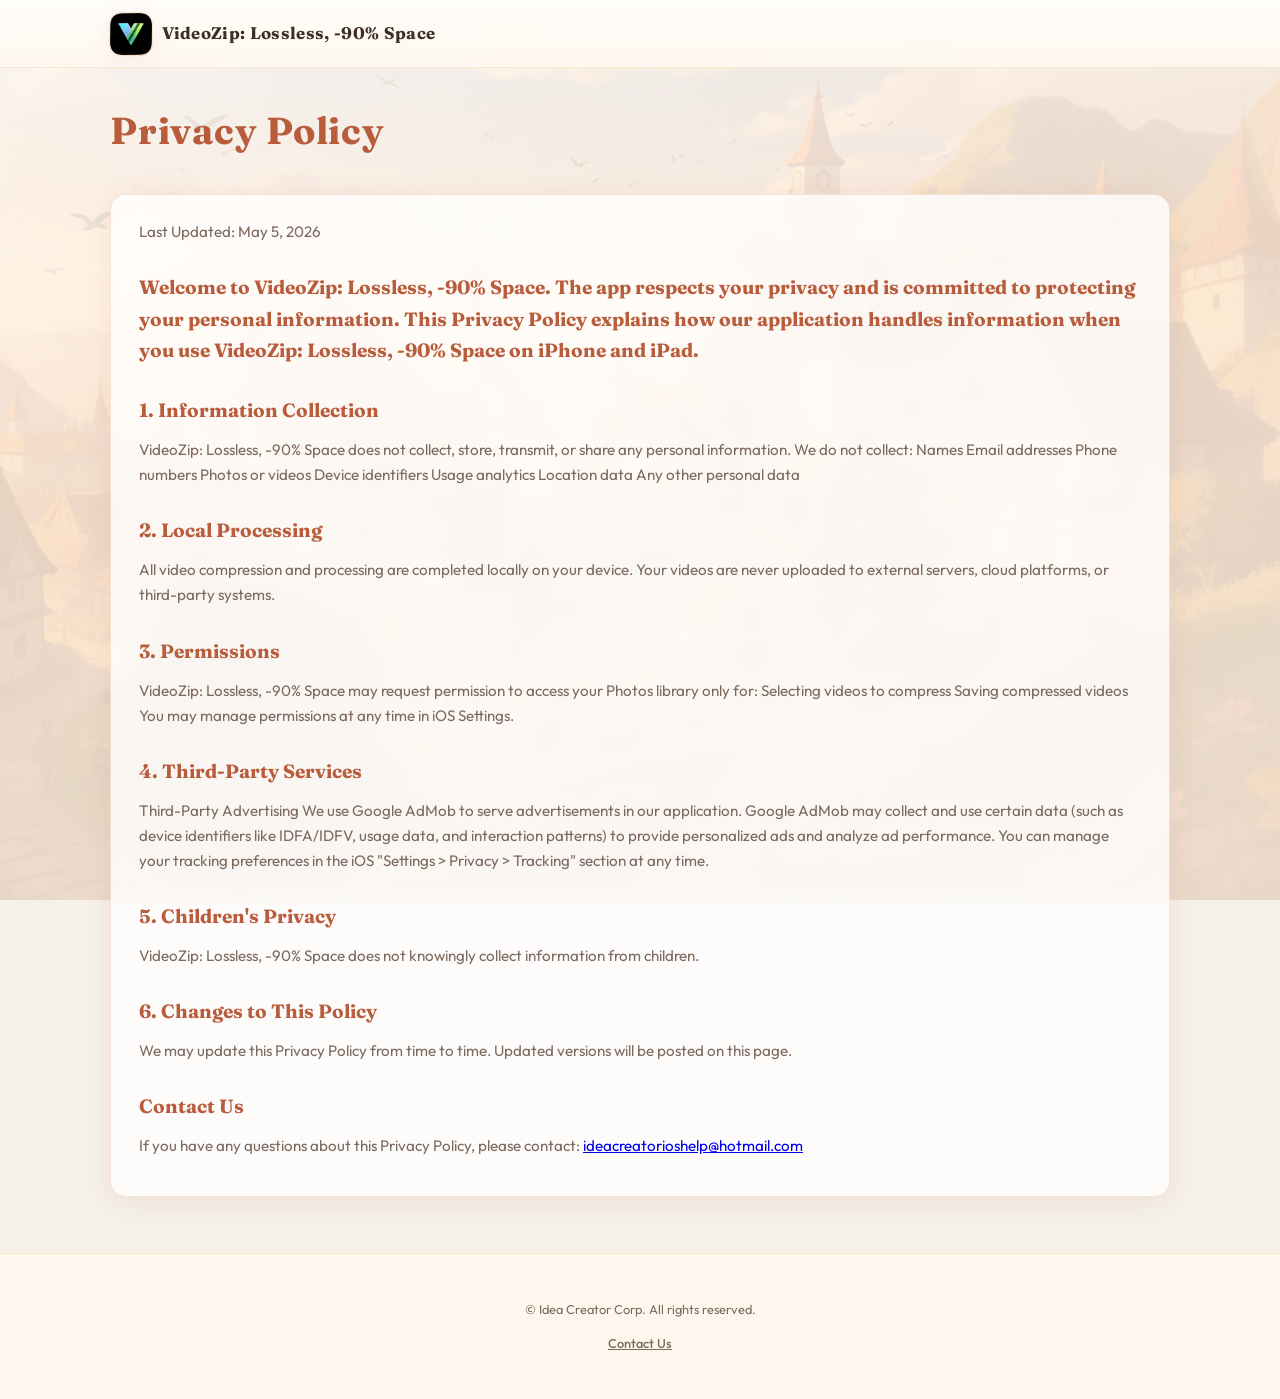
<file: Privacy Policy - VideoZip.html>
<!DOCTYPE html>
<html lang="zh-CN">
  <head>
    <meta charset="UTF-8" />
    <meta name="viewport" content="width=device-width, initial-scale=1" />
    <title>Privacy Policy</title>
    <link rel="preconnect" href="https://fonts.googleapis.com" />
    <link rel="preconnect" href="https://fonts.gstatic.com" crossorigin />
    <link
      href="https://fonts.googleapis.com/css2?family=Fraunces:opsz,wght@9..144,600;700&family=Outfit:wght@400;500;600;700&family=Noto+Sans+SC:wght@400;500;600&display=swap"
      rel="stylesheet"
    />
    <link rel="stylesheet" href="css/style.css" />
    <!-- 背景图文件名：images/bg-terms.jpg -->
    <style>
      body.page-terms {
        background-image: url("images/bg-terms.jpg");
      }
    </style>
  </head>
  <body class="page-shell page-terms">
    <header class="site-header">
      <nav class="nav-inner" aria-label="主导航">
        <a class="brand" href="index.html">
          <img
            class="brand-logo"
            src="images/VideoZip Logo.png"
            alt="VideoZip: Lossless, -90% Space"
            width="42"
            height="42"
          />
          <span>VideoZip: Lossless, -90% Space</span>
        </a>
        <ul class="nav-links">
          <!-- 
          <li><a href="index.html">Home</a></li>
          <li><a href="news.html">News</a></li>
          <li><a href="terms.html" aria-current="page">Privacy Policy</a></li>
          <li><a href="contact.html">Contact Us</a></li>
          -->
        </ul>
      </nav>
    </header>

    <main>
      <h1 class="page-title">Privacy Policy</h1>
      <p class="page-sub">
         <!-- 正式法律文本请替换下方 <code>&lt;article class="legal-content"&gt;</code> 内的全部段落。 -->
      </p>

      <article class="card-panel legal-content">
        <!-- ========== 正文替换区：以下均为占位文案，可整体替换 ========== -->
        <p>
Last Updated: May 5, 2026
        </p>
        <h2>
Welcome to VideoZip: Lossless, -90% Space.
The app respects your privacy and is committed to protecting your personal information. This Privacy Policy explains how our application handles information when you use VideoZip: Lossless, -90% Space on iPhone and iPad.
</h2>

        <h2>1. Information Collection</h2>
        <p>
          VideoZip: Lossless, -90% Space does not collect, store, transmit, or share any personal information.
We do not collect:
Names
Email addresses
Phone numbers
Photos or videos
Device identifiers
Usage analytics
Location data
Any other personal data
        </p>

        <h2>2. Local Processing</h2>
        <p>
All video compression and processing are completed locally on your device.
Your videos are never uploaded to external servers, cloud platforms, or third-party systems.
        </p>

        <h2>3. Permissions</h2>
        <p>
VideoZip: Lossless, -90% Space may request permission to access your Photos library only for:

Selecting videos to compress
Saving compressed videos

You may manage permissions at any time in iOS Settings.
        </p>

        <h2>4. Third-Party Services</h2>
        <p>
          Third-Party Advertising We use Google AdMob to serve advertisements in our application. Google AdMob may collect and use certain data (such as device identifiers like IDFA/IDFV, usage data, and interaction patterns) to provide personalized ads and analyze ad performance. You can manage your tracking preferences in the iOS "Settings > Privacy > Tracking" section at any time.
        </p>

        <h2>5. Children's Privacy</h2>
        <p>
VideoZip: Lossless, -90% Space does not knowingly collect information from children.
        </p>

        <h2>6. Changes to This Policy</h2>
        <p>
          We may update this Privacy Policy from time to time. Updated versions will be posted on this page.
        </p>

        <h2>Contact Us</h2>
        <p>
         If you have any questions about this Privacy Policy, please contact: <a href="mailto:support@cardstrategysaga.example">ideacreatorioshelp@hotmail.com</a>
        </p>
        <!-- ========== 正文替换区结束 ========== -->
      </article>
    </main>

    <footer class="site-footer">
      <p>© Idea Creator Corp. All rights reserved.</p>
      <p><a href="contact.html">Contact Us</a></p>
    </footer>
  </body>
</html>
</file>
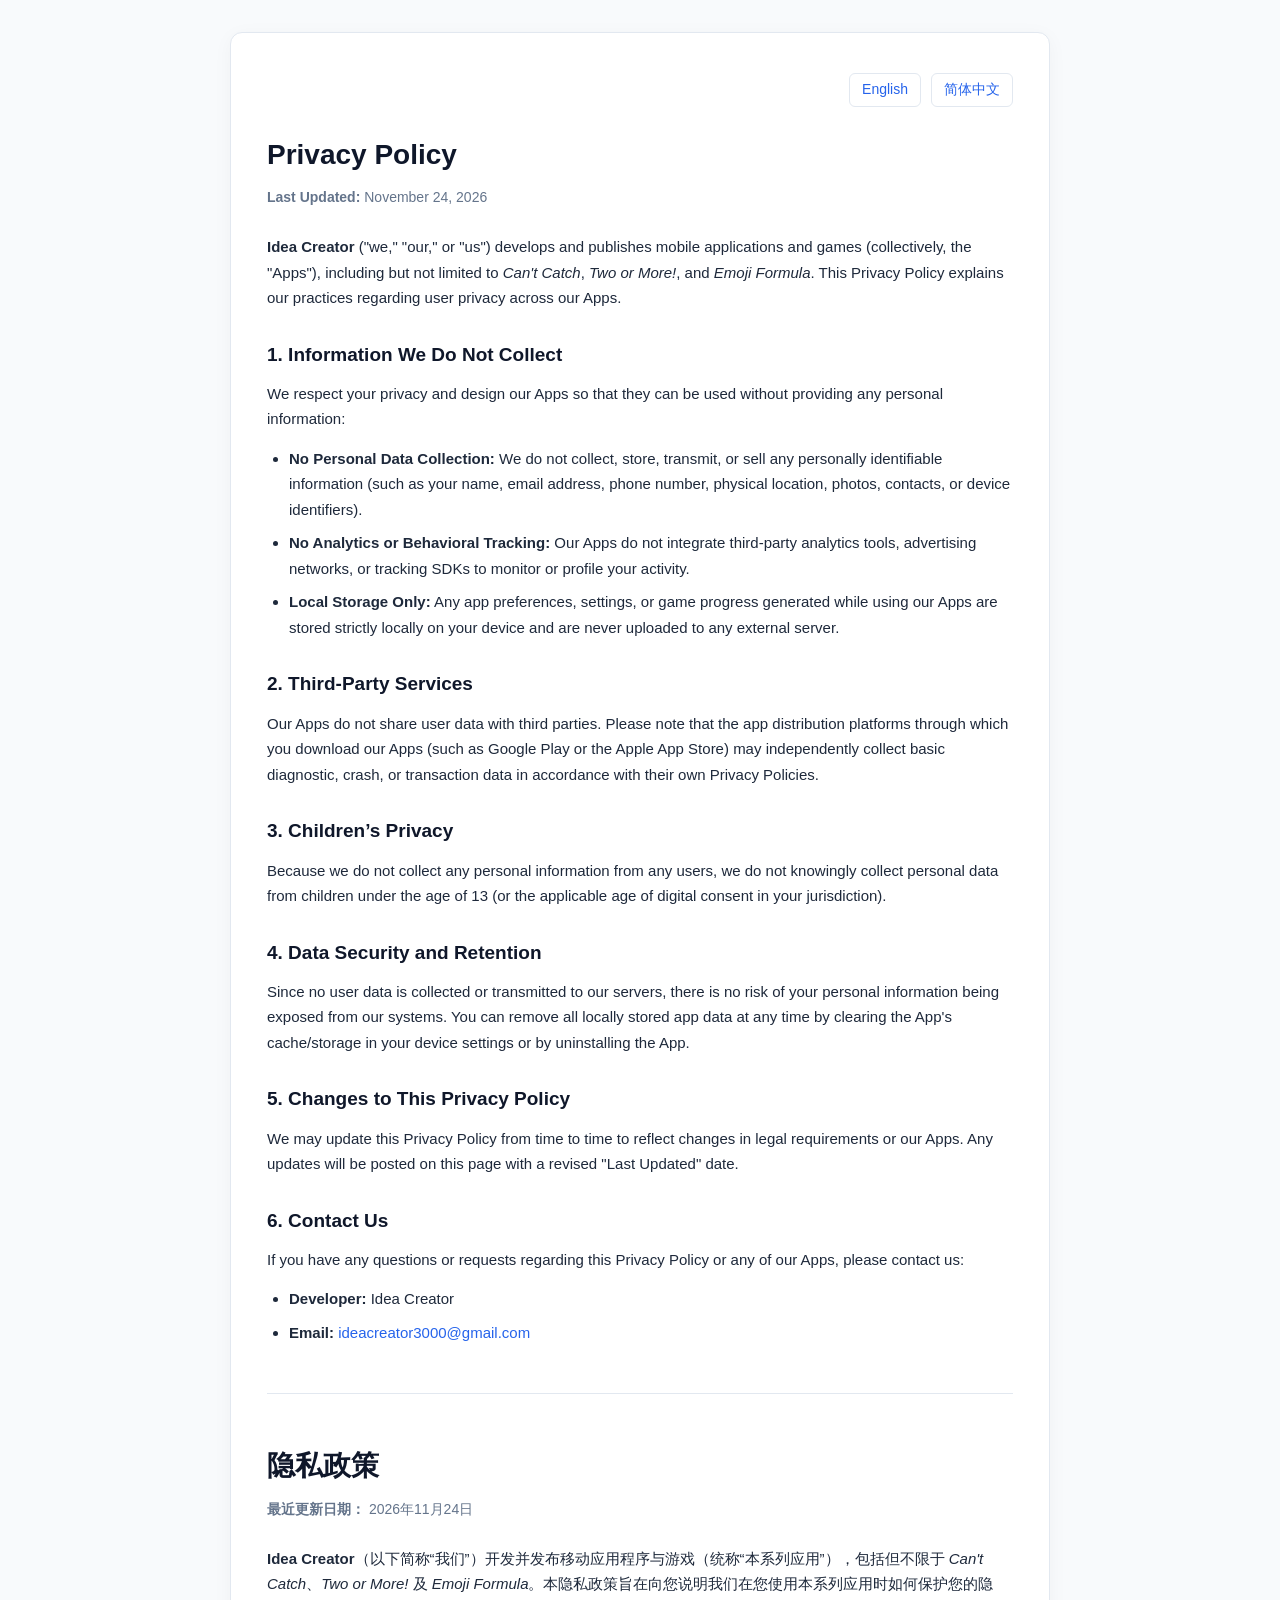
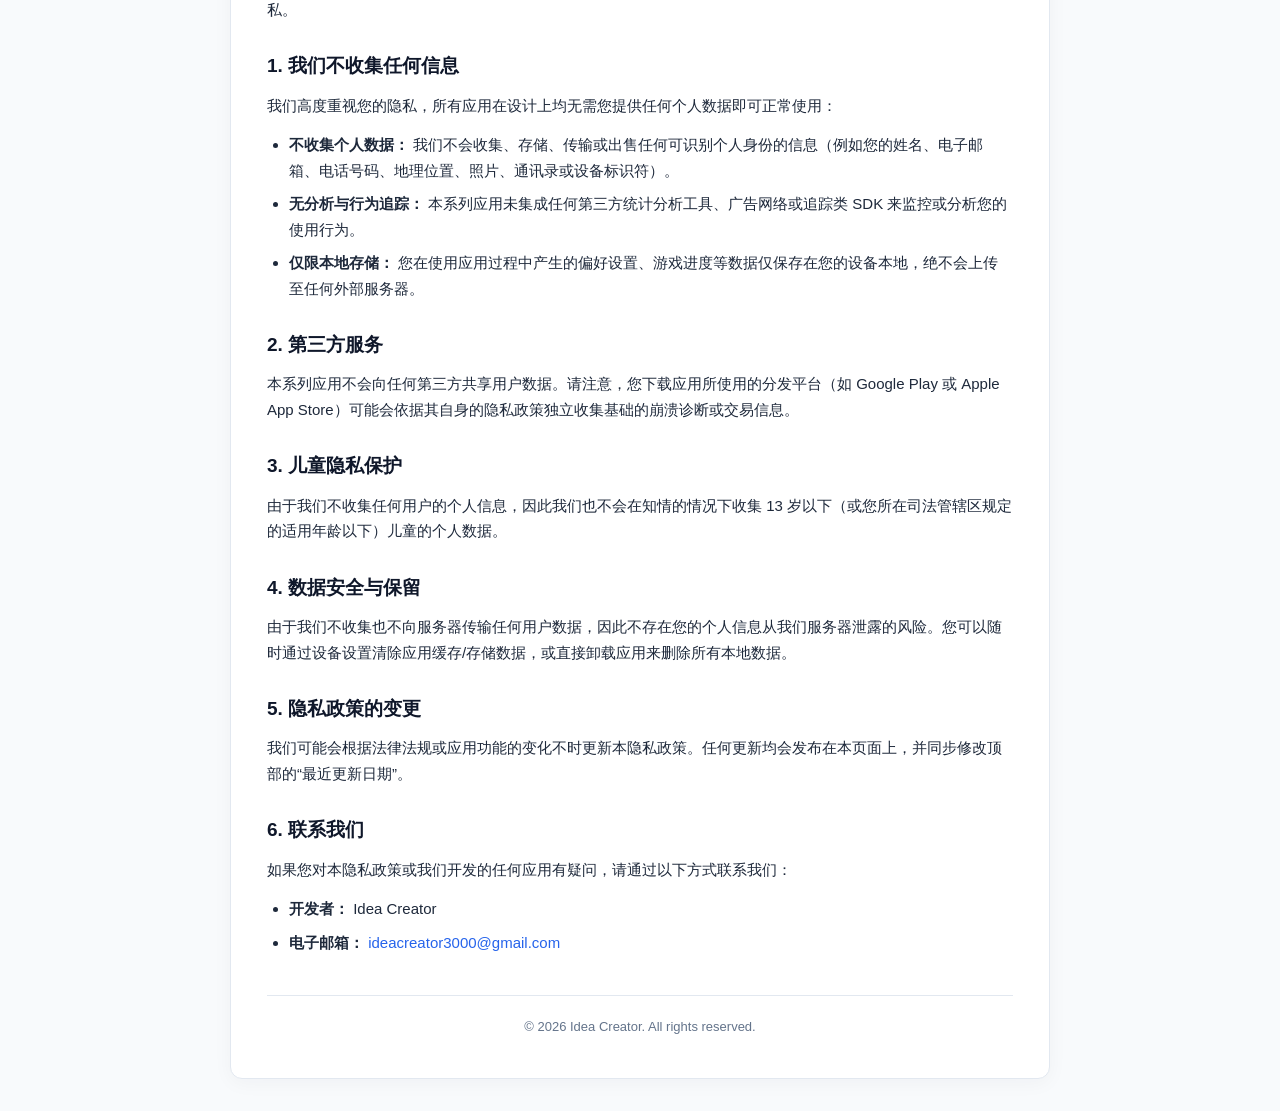
<file: privacy-policy.html>
<!DOCTYPE html>
<html lang="en">
<head>
  <meta charset="UTF-8" />
  <meta name="viewport" content="width=device-width, initial-scale=1.0" />
  <title>Privacy Policy | Idea Creator</title>
  <style>
    :root {
      --bg-color: #f8fafc;
      --card-bg: #ffffff;
      --text-main: #1e293b;
      --text-muted: #64748b;
      --border-color: #e2e8f0;
      --accent-color: #2563eb;
    }

    * {
      box-sizing: border-box;
      margin: 0;
      padding: 0;
    }

    body {
      font-family: -apple-system, BlinkMacSystemFont, "Segoe UI", Roboto, "Helvetica Neue", Arial, "PingFang SC", "Hiragino Sans GB", "Microsoft YaHei", sans-serif;
      background-color: var(--bg-color);
      color: var(--text-main);
      line-height: 1.7;
      padding: 32px 16px;
    }

    .container {
      max-width: 820px;
      margin: 0 auto;
      background-color: var(--card-bg);
      border: 1px solid var(--border-color);
      border-radius: 12px;
      padding: 40px 36px;
      box-shadow: 0 4px 20px rgba(15, 23, 42, 0.04);
    }

    .lang-switch {
      display: flex;
      justify-content: flex-end;
      gap: 10px;
      margin-bottom: 24px;
    }

    .lang-switch a {
      font-size: 14px;
      color: var(--accent-color);
      text-decoration: none;
      padding: 4px 12px;
      border: 1px solid var(--border-color);
      border-radius: 6px;
      transition: background-color 0.2s;
    }

    .lang-switch a:hover {
      background-color: #eff6ff;
    }

    h1 {
      font-size: 28px;
      font-weight: 700;
      margin-bottom: 8px;
      color: #0f172a;
    }

    .updated {
      font-size: 14px;
      color: var(--text-muted);
      margin-bottom: 24px;
    }

    h2 {
      font-size: 19px;
      font-weight: 600;
      margin-top: 28px;
      margin-bottom: 10px;
      color: #0f172a;
    }

    p {
      margin-bottom: 14px;
      font-size: 15px;
    }

    ul {
      margin: 10px 0 16px 22px;
      font-size: 15px;
    }

    li {
      margin-bottom: 8px;
    }

    a.email {
      color: var(--accent-color);
      text-decoration: none;
    }

    a.email:hover {
      text-decoration: underline;
    }

    hr.divider {
      border: 0;
      border-top: 1px solid var(--border-color);
      margin: 48px 0;
    }

    footer {
      margin-top: 40px;
      padding-top: 20px;
      border-top: 1px solid var(--border-color);
      font-size: 13px;
      color: var(--text-muted);
      text-align: center;
    }

    @media (max-width: 600px) {
      .container {
        padding: 28px 20px;
      }
      h1 {
        font-size: 24px;
      }
    }
  </style>
</head>
<body>
  <main class="container">
    <nav class="lang-switch" aria-label="Language navigation">
      <a href="#en">English</a>
      <a href="#zh">简体中文</a>
    </nav>

    <!-- English Version -->
    <section id="en">
      <h1>Privacy Policy</h1>
      <p class="updated"><strong>Last Updated:</strong> November 24, 2026</p>

      <p>
        <strong>Idea Creator</strong> ("we," "our," or "us") develops and publishes mobile applications and games
        (collectively, the "Apps"), including but not limited to <em>Can't Catch</em>, <em>Two or More!</em>,
        and <em>Emoji Formula</em>. This Privacy Policy explains our practices regarding user privacy across our Apps.
      </p>

      <h2>1. Information We Do Not Collect</h2>
      <p>
        We respect your privacy and design our Apps so that they can be used without providing any personal information:
      </p>
      <ul>
        <li><strong>No Personal Data Collection:</strong> We do not collect, store, transmit, or sell any personally identifiable information (such as your name, email address, phone number, physical location, photos, contacts, or device identifiers).</li>
        <li><strong>No Analytics or Behavioral Tracking:</strong> Our Apps do not integrate third-party analytics tools, advertising networks, or tracking SDKs to monitor or profile your activity.</li>
        <li><strong>Local Storage Only:</strong> Any app preferences, settings, or game progress generated while using our Apps are stored strictly locally on your device and are never uploaded to any external server.</li>
      </ul>

      <h2>2. Third-Party Services</h2>
      <p>
        Our Apps do not share user data with third parties. Please note that the app distribution platforms through which you download our Apps (such as Google Play or the Apple App Store) may independently collect basic diagnostic, crash, or transaction data in accordance with their own Privacy Policies.
      </p>

      <h2>3. Children’s Privacy</h2>
      <p>
        Because we do not collect any personal information from any users, we do not knowingly collect personal data from children under the age of 13 (or the applicable age of digital consent in your jurisdiction).
      </p>

      <h2>4. Data Security and Retention</h2>
      <p>
        Since no user data is collected or transmitted to our servers, there is no risk of your personal information being exposed from our systems. You can remove all locally stored app data at any time by clearing the App's cache/storage in your device settings or by uninstalling the App.
      </p>

      <h2>5. Changes to This Privacy Policy</h2>
      <p>
        We may update this Privacy Policy from time to time to reflect changes in legal requirements or our Apps. Any updates will be posted on this page with a revised "Last Updated" date.
      </p>

      <h2>6. Contact Us</h2>
      <p>If you have any questions or requests regarding this Privacy Policy or any of our Apps, please contact us:</p>
      <ul>
        <li><strong>Developer:</strong> Idea Creator</li>
        <li><strong>Email:</strong> <a class="email" href="mailto:ideacreator3000@gmail.com">ideacreator3000@gmail.com</a></li>
      </ul>
    </section>

    <hr class="divider" />

    <!-- Chinese Version -->
    <section id="zh" lang="zh-CN">
      <h1>隐私政策</h1>
      <p class="updated"><strong>最近更新日期：</strong> 2026年11月24日</p>

      <p>
        <strong>Idea Creator</strong>（以下简称“我们”）开发并发布移动应用程序与游戏（统称“本系列应用”），包括但不限于
        <em>Can't Catch</em>、<em>Two or More!</em> 及 <em>Emoji Formula</em>。本隐私政策旨在向您说明我们在您使用本系列应用时如何保护您的隐私。
      </p>

      <h2>1. 我们不收集任何信息</h2>
      <p>
        我们高度重视您的隐私，所有应用在设计上均无需您提供任何个人数据即可正常使用：
      </p>
      <ul>
        <li><strong>不收集个人数据：</strong> 我们不会收集、存储、传输或出售任何可识别个人身份的信息（例如您的姓名、电子邮箱、电话号码、地理位置、照片、通讯录或设备标识符）。</li>
        <li><strong>无分析与行为追踪：</strong> 本系列应用未集成任何第三方统计分析工具、广告网络或追踪类 SDK 来监控或分析您的使用行为。</li>
        <li><strong>仅限本地存储：</strong> 您在使用应用过程中产生的偏好设置、游戏进度等数据仅保存在您的设备本地，绝不会上传至任何外部服务器。</li>
      </ul>

      <h2>2. 第三方服务</h2>
      <p>
        本系列应用不会向任何第三方共享用户数据。请注意，您下载应用所使用的分发平台（如 Google Play 或 Apple App Store）可能会依据其自身的隐私政策独立收集基础的崩溃诊断或交易信息。
      </p>

      <h2>3. 儿童隐私保护</h2>
      <p>
        由于我们不收集任何用户的个人信息，因此我们也不会在知情的情况下收集 13 岁以下（或您所在司法管辖区规定的适用年龄以下）儿童的个人数据。
      </p>

      <h2>4. 数据安全与保留</h2>
      <p>
        由于我们不收集也不向服务器传输任何用户数据，因此不存在您的个人信息从我们服务器泄露的风险。您可以随时通过设备设置清除应用缓存/存储数据，或直接卸载应用来删除所有本地数据。
      </p>

      <h2>5. 隐私政策的变更</h2>
      <p>
        我们可能会根据法律法规或应用功能的变化不时更新本隐私政策。任何更新均会发布在本页面上，并同步修改顶部的“最近更新日期”。
      </p>

      <h2>6. 联系我们</h2>
      <p>如果您对本隐私政策或我们开发的任何应用有疑问，请通过以下方式联系我们：</p>
      <ul>
        <li><strong>开发者：</strong> Idea Creator</li>
        <li><strong>电子邮箱：</strong> <a class="email" href="mailto:ideacreator3000@gmail.com">ideacreator3000@gmail.com</a></li>
      </ul>
    </section>

    <footer>
      &copy; 2026 Idea Creator. All rights reserved.
    </footer>
  </main>
</body>
</html>
</file>
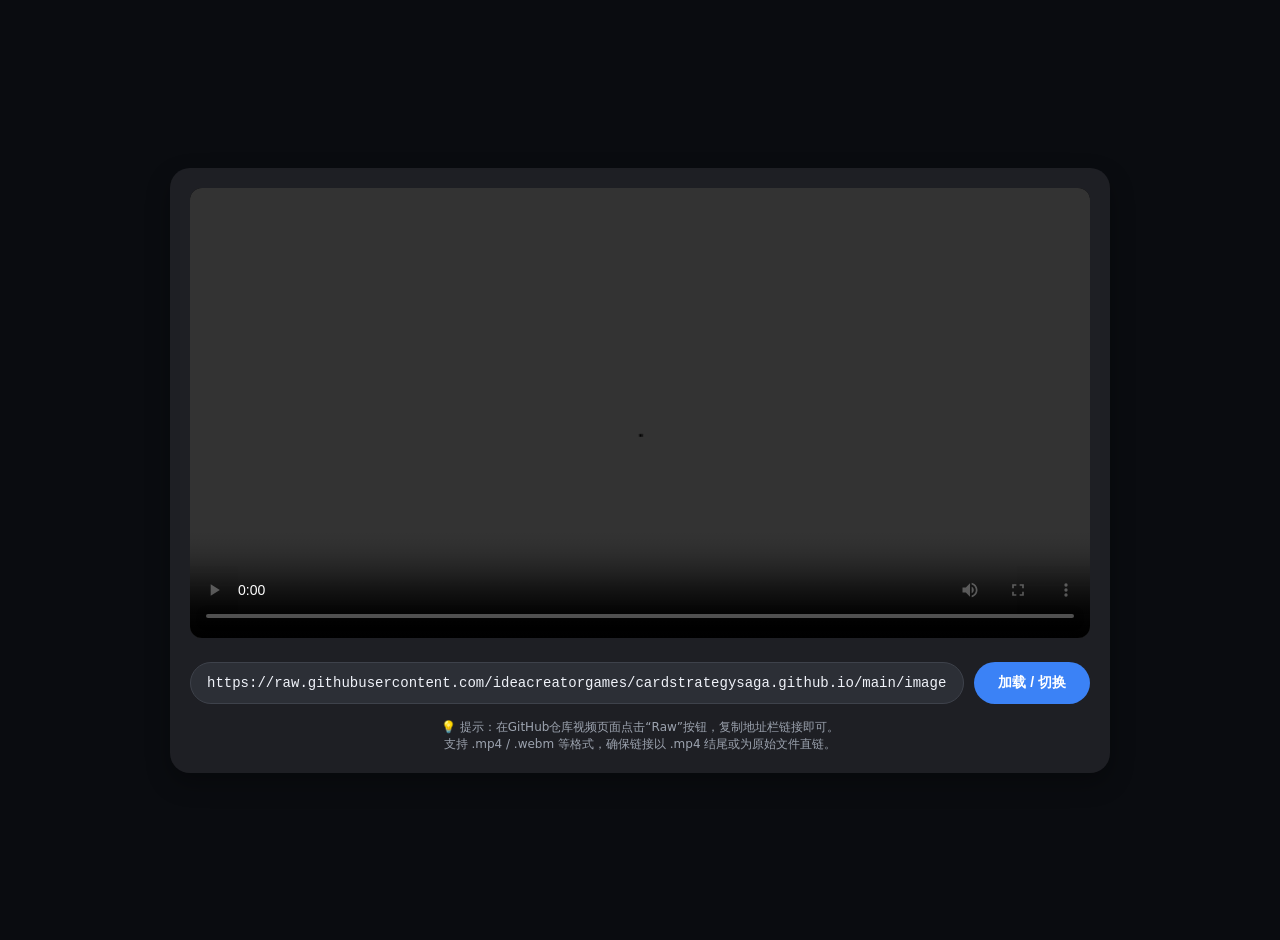
<file: subscription video page.html>
<!DOCTYPE html>
<html lang="zh-CN">
<head>
    <meta charset="UTF-8">
    <meta name="viewport" content="width=device-width, initial-scale=1.0">
    <title></title>
    <style>
        /* 极简样式，仅用于居中和基础布局 */
        body {
            font-family: system-ui, 'Segoe UI', monospace;
            background: #0a0c10;
            display: flex;
            justify-content: center;
            align-items: center;
            min-height: 100vh;
            margin: 0;
            padding: 20px;
        }
        .container {
            max-width: 900px;
            width: 100%;
            background: #1e1f24;
            border-radius: 20px;
            padding: 20px;
            box-shadow: 0 10px 25px rgba(0,0,0,0.3);
        }
        video {
            width: 100%;
            border-radius: 12px;
            background: #000;
            outline: none;
        }
        .input-area {
            margin-top: 20px;
            display: flex;
            gap: 10px;
            flex-wrap: wrap;
        }
        input {
            flex: 1;
            padding: 12px 16px;
            font-size: 14px;
            background: #2c2f36;
            border: 1px solid #3e424b;
            color: #f0f3fa;
            border-radius: 40px;
            outline: none;
            font-family: monospace;
        }
        input:focus {
            border-color: #3b82f6;
        }
        button {
            background: #3b82f6;
            border: none;
            padding: 12px 24px;
            color: white;
            font-weight: bold;
            border-radius: 40px;
            cursor: pointer;
            font-size: 14px;
            transition: 0.2s;
        }
        button:hover {
            background: #2563eb;
        }
        .note {
            margin-top: 15px;
            font-size: 12px;
            color: #9ca3af;
            text-align: center;
        }
    </style>
</head>
<body>
<div class="container">
    <!-- 视频播放器，初始src为空或示例（用户可自行填写） -->
    <video id="myVideo" controls preload="metadata">
        <source id="videoSource" src="" type="video/mp4">
        您的浏览器不支持视频标签。
    </video>

    <div class="input-area">
        <input type="text" id="videoUrl" placeholder="粘贴视频原始链接 (raw.githubusercontent.com 的 .mp4 地址)" 
               value="https://raw.githubusercontent.com/ideacreatorgames/cardstrategysaga.github.io/main/images/subscriptionvideo.mp4">
        <button id="loadBtn">加载 / 切换</button>
    </div>
    <div class="note">
        💡 提示：在GitHub仓库视频页面点击“Raw”按钮，复制地址栏链接即可。<br>
        支持 .mp4 / .webm 等格式，确保链接以 .mp4 结尾或为原始文件直链。
    </div>
</div>

<script>
    const video = document.getElementById('myVideo');
    const source = document.getElementById('videoSource');
    const input = document.getElementById('videoUrl');
    const loadBtn = document.getElementById('loadBtn');

    // 解析并更新视频源
    function loadVideo() {
        let url = input.value.trim();
        if (!url) {
            alert('请输入视频地址');
            return;
        }
        // 简单黑名单提醒
        if (url.includes('github.com') && !url.includes('raw.githubusercontent.com')) {
            alert('注意：请使用“Raw”原始链接（通常以 raw.githubusercontent.com 开头）\n当前地址可能无法直接播放。');
        }
        // 更换source的src并重新加载
        source.src = url;
        video.load();
        // 可选：自动播放（很多浏览器会限制，我们不做强制）
        video.play().catch(e => console.log('自动播放被阻止，点击播放即可'));
    }

    // 按钮点击加载
    loadBtn.addEventListener('click', loadVideo);

    // 页面初始化时，如果输入框已有示例地址，自动加载一次（方便演示）
    if (input.value) {
        loadVideo();
    }

    // 支持回车键加载
    input.addEventListener('keypress', (e) => {
        if (e.key === 'Enter') {
            loadVideo();
        }
    });
</script>
</body>
</html>
</file>
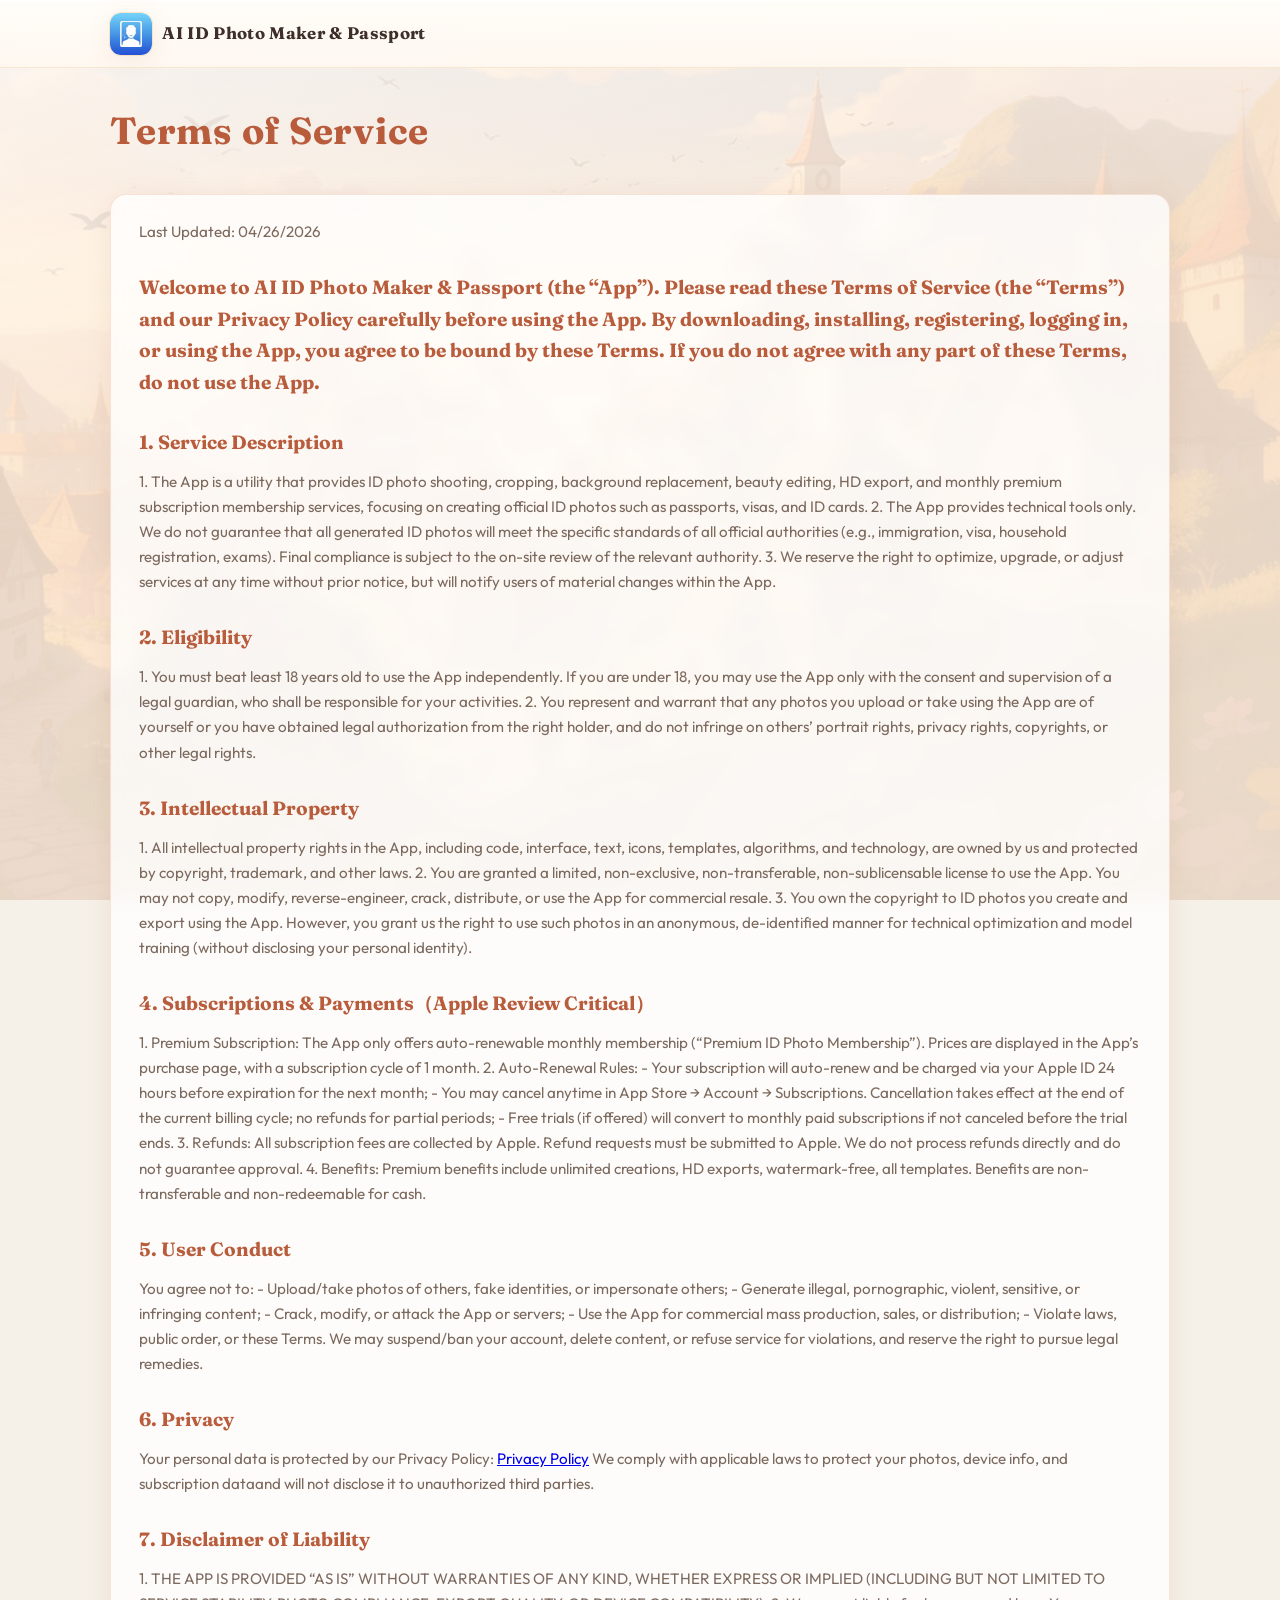
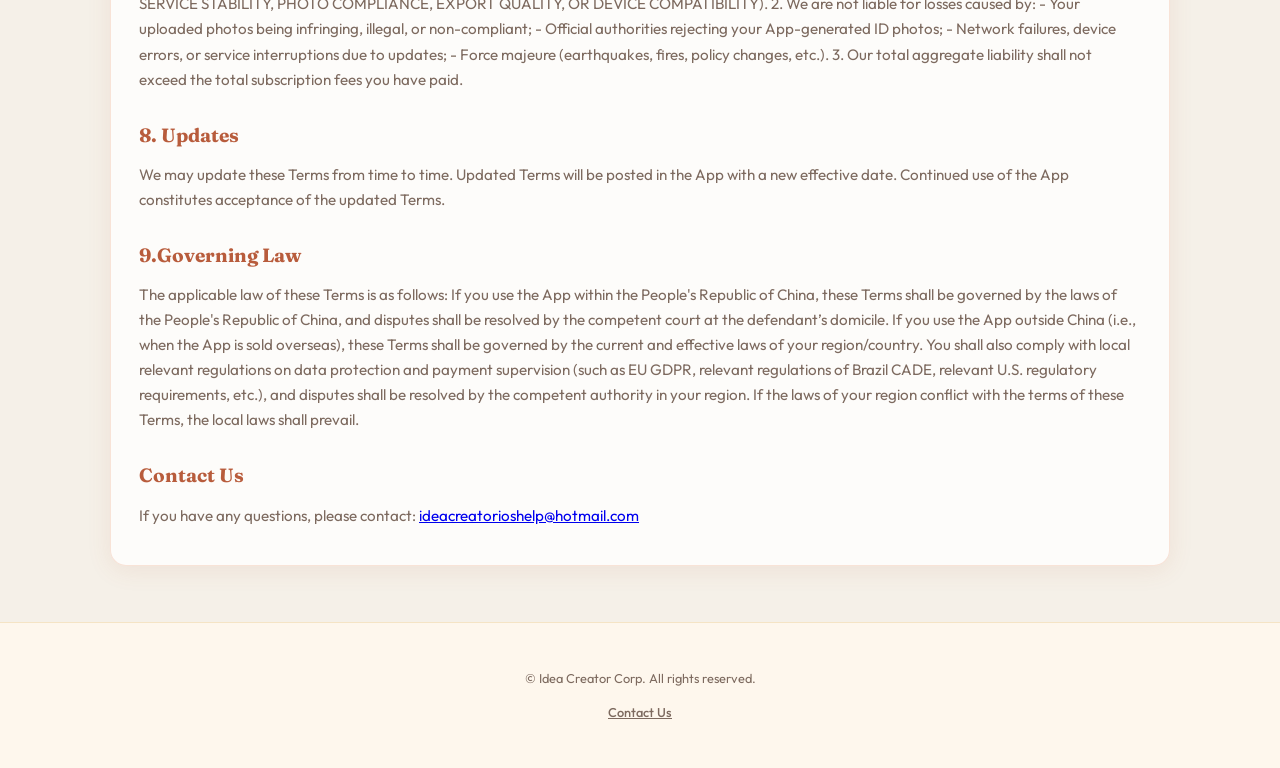
<file: Terms of users - ID photo app.html>
<!DOCTYPE html>
<html lang="zh-CN">
  <head>
    <meta charset="UTF-8" />
    <meta name="viewport" content="width=device-width, initial-scale=1" />
    <title>Terms of Service</title>
    <link rel="preconnect" href="https://fonts.googleapis.com" />
    <link rel="preconnect" href="https://fonts.gstatic.com" crossorigin />
    <link
      href="https://fonts.googleapis.com/css2?family=Fraunces:opsz,wght@9..144,600;700&family=Outfit:wght@400;500;600;700&family=Noto+Sans+SC:wght@400;500;600&display=swap"
      rel="stylesheet"
    />
    <link rel="stylesheet" href="css/style.css" />
    <!-- 背景图文件名：images/bg-terms.jpg -->
    <style>
      body.page-terms {
        background-image: url("images/bg-terms.jpg");
      }
    </style>
  </head>
  <body class="page-shell page-terms">
    <header class="site-header">
      <nav class="nav-inner" aria-label="主导航">
        <a class="brand" href="index.html">
          <img
            class="brand-logo"
            src="images/ID Photo Logo.png"
            alt="Card Strategy Saga"
            width="42"
            height="42"
          />
          <span>AI ID Photo Maker & Passport</span>
        </a>
        <ul class="nav-links">
          <!-- 
          <li><a href="index.html">Home</a></li>
          <li><a href="news.html">News</a></li>
          <li><a href="terms.html" aria-current="page">Privacy Policy</a></li>
          <li><a href="contact.html">Contact Us</a></li>
          -->
        </ul>
      </nav>
    </header>

    <main>
      <h1 class="page-title">Terms of Service</h1>
      <p class="page-sub">
         <!-- 正式法律文本请替换下方 <code>&lt;article class="legal-content"&gt;</code> 内的全部段落。 -->
      </p>

      <article class="card-panel legal-content">
        <!-- ========== 正文替换区：以下均为占位文案，可整体替换 ========== -->
        <p>
Last Updated: 04/26/2026
        </p>
        <h2>
Welcome to AI ID Photo Maker & Passport (the “App”). Please read these Terms of Service (the “Terms”) and our Privacy Policy carefully before using the App. By downloading, installing, registering, logging in, or using the App, you agree to be bound by these Terms. If you do not agree with any part of these Terms, do not use the App.
</h2>

        <h2>1. Service Description</h2>
        <p>
1. The App is a utility that provides ID photo shooting, cropping, background replacement, beauty editing, HD export, and monthly premium subscription membership services, focusing on creating official ID photos such as passports, visas, and ID cards.
2. The App provides technical tools only. We do not guarantee that all generated ID photos will meet the specific standards of all official authorities (e.g., immigration, visa, household registration, exams). Final compliance is subject to the on-site review of the relevant authority.
3. We reserve the right to optimize, upgrade, or adjust services at any time without prior notice, but will notify users of material changes within the App.
        </p>

        <h2>2. Eligibility</h2>
        <p>
1. You must beat least 18 years old to use the App independently. If you are under 18, you may use the App only with the consent and supervision of a legal guardian, who shall be responsible for your activities.
2. You represent and warrant that any photos you upload or take using the App are of yourself or you have obtained legal authorization from the right holder, and do not infringe on others’ portrait rights, privacy rights, copyrights, or other legal rights.
        </p>

        <h2>3. Intellectual Property</h2>
        <p>
          1. All intellectual property rights in the App, including code, interface, text, icons, templates, algorithms, and technology, are owned by us and protected by copyright, trademark, and other laws.
2. You are granted a limited, non-exclusive, non-transferable, non-sublicensable license to use the App. You may not copy, modify, reverse-engineer, crack, distribute, or use the App for commercial resale.
3. You own the copyright to ID photos you create and export using the App. However, you grant us the right to use such photos in an anonymous, de-identified manner for technical optimization and model training (without disclosing your personal identity).
        </p>

        <h2>4. Subscriptions & Payments（Apple Review Critical）</h2>
        <p>
          1. Premium Subscription: The App only offers auto-renewable monthly membership (“Premium ID Photo Membership”). Prices are displayed in the App’s purchase page, with a subscription cycle of 1 month.
2. Auto-Renewal Rules:
- Your subscription will auto-renew and be charged via your Apple ID 24 hours before expiration for the next month;
- You may cancel anytime in App Store → Account → Subscriptions. Cancellation takes effect at the end of the current billing cycle; no refunds for partial periods;
- Free trials (if offered) will convert to monthly paid subscriptions if not canceled before the trial ends.
3. Refunds: All subscription fees are collected by Apple. Refund requests must be submitted to Apple. We do not process refunds directly and do not guarantee approval.
4. Benefits: Premium benefits include unlimited creations, HD exports, watermark-free, all templates. Benefits are non-transferable and non-redeemable for cash.
        </p>

        <h2>5. User Conduct</h2>
        <p>
          You agree not to:
- Upload/take photos of others, fake identities, or impersonate others;
- Generate illegal, pornographic, violent, sensitive, or infringing content;
- Crack, modify, or attack the App or servers;
- Use the App for commercial mass production, sales, or distribution;
- Violate laws, public order, or these Terms.
We may suspend/ban your account, delete content, or refuse service for violations, and reserve the right to pursue legal remedies.
        </p>

        <h2>6. Privacy</h2>
        <p>
          Your personal data is protected by our Privacy Policy: <a href="https://ideacreatorgames.github.io/cardstrategysaga.github.io/Privacy%20Policy%20-%20ID%20photo%20app.html">Privacy Policy</a> We comply with applicable laws to protect your photos, device info, and subscription dataand will not disclose it to unauthorized third parties.
        </p>

<h2>7. Disclaimer of Liability</h2>
        <p>
1. THE APP IS PROVIDED “AS IS” WITHOUT WARRANTIES OF ANY KIND, WHETHER EXPRESS OR IMPLIED (INCLUDING BUT NOT LIMITED TO SERVICE STABILITY, PHOTO COMPLIANCE, EXPORT QUALITY, OR DEVICE COMPATIBILITY).
2. We are not liable for losses caused by:
- Your uploaded photos being infringing, illegal, or non-compliant;
- Official authorities rejecting your App-generated ID photos;
- Network failures, device errors, or service interruptions due to updates;
- Force majeure (earthquakes, fires, policy changes, etc.).
3. Our total aggregate liability shall not exceed the total subscription fees you have paid.
        </p>

<h2>8. Updates</h2>
        <p>
We may update these Terms from time to time. Updated Terms will be posted in the App with a new effective date. Continued use of the App constitutes acceptance of the updated Terms.
        </p>

<h2>9.Governing Law </h2>
        <p>
The applicable law of these Terms is as follows: If you use the App within the People's Republic of China, these Terms shall be governed by the laws of the People's Republic of China, and disputes shall be resolved by the competent court at the defendant’s domicile. If you use the App outside China (i.e., when the App is sold overseas), these Terms shall be governed by the current and effective laws of your region/country. You shall also comply with local relevant regulations on data protection and payment supervision (such as EU GDPR, relevant regulations of Brazil CADE, relevant U.S. regulatory requirements, etc.), and disputes shall be resolved by the competent authority in your region. If the laws of your region conflict with the terms of these Terms, the local laws shall prevail.

        </p>


        <h2>Contact Us</h2>
        <p>
         If you have any questions, please contact: <a href="mailto:support@cardstrategysaga.example">ideacreatorioshelp@hotmail.com</a>
        </p>
        <!-- ========== 正文替换区结束 ========== -->
      </article>
    </main>



    <footer class="site-footer">
      <p>© Idea Creator Corp. All rights reserved.</p>
      <p><a href="contact.html">Contact Us</a></p>
    </footer>
  </body>
</html>
</file>
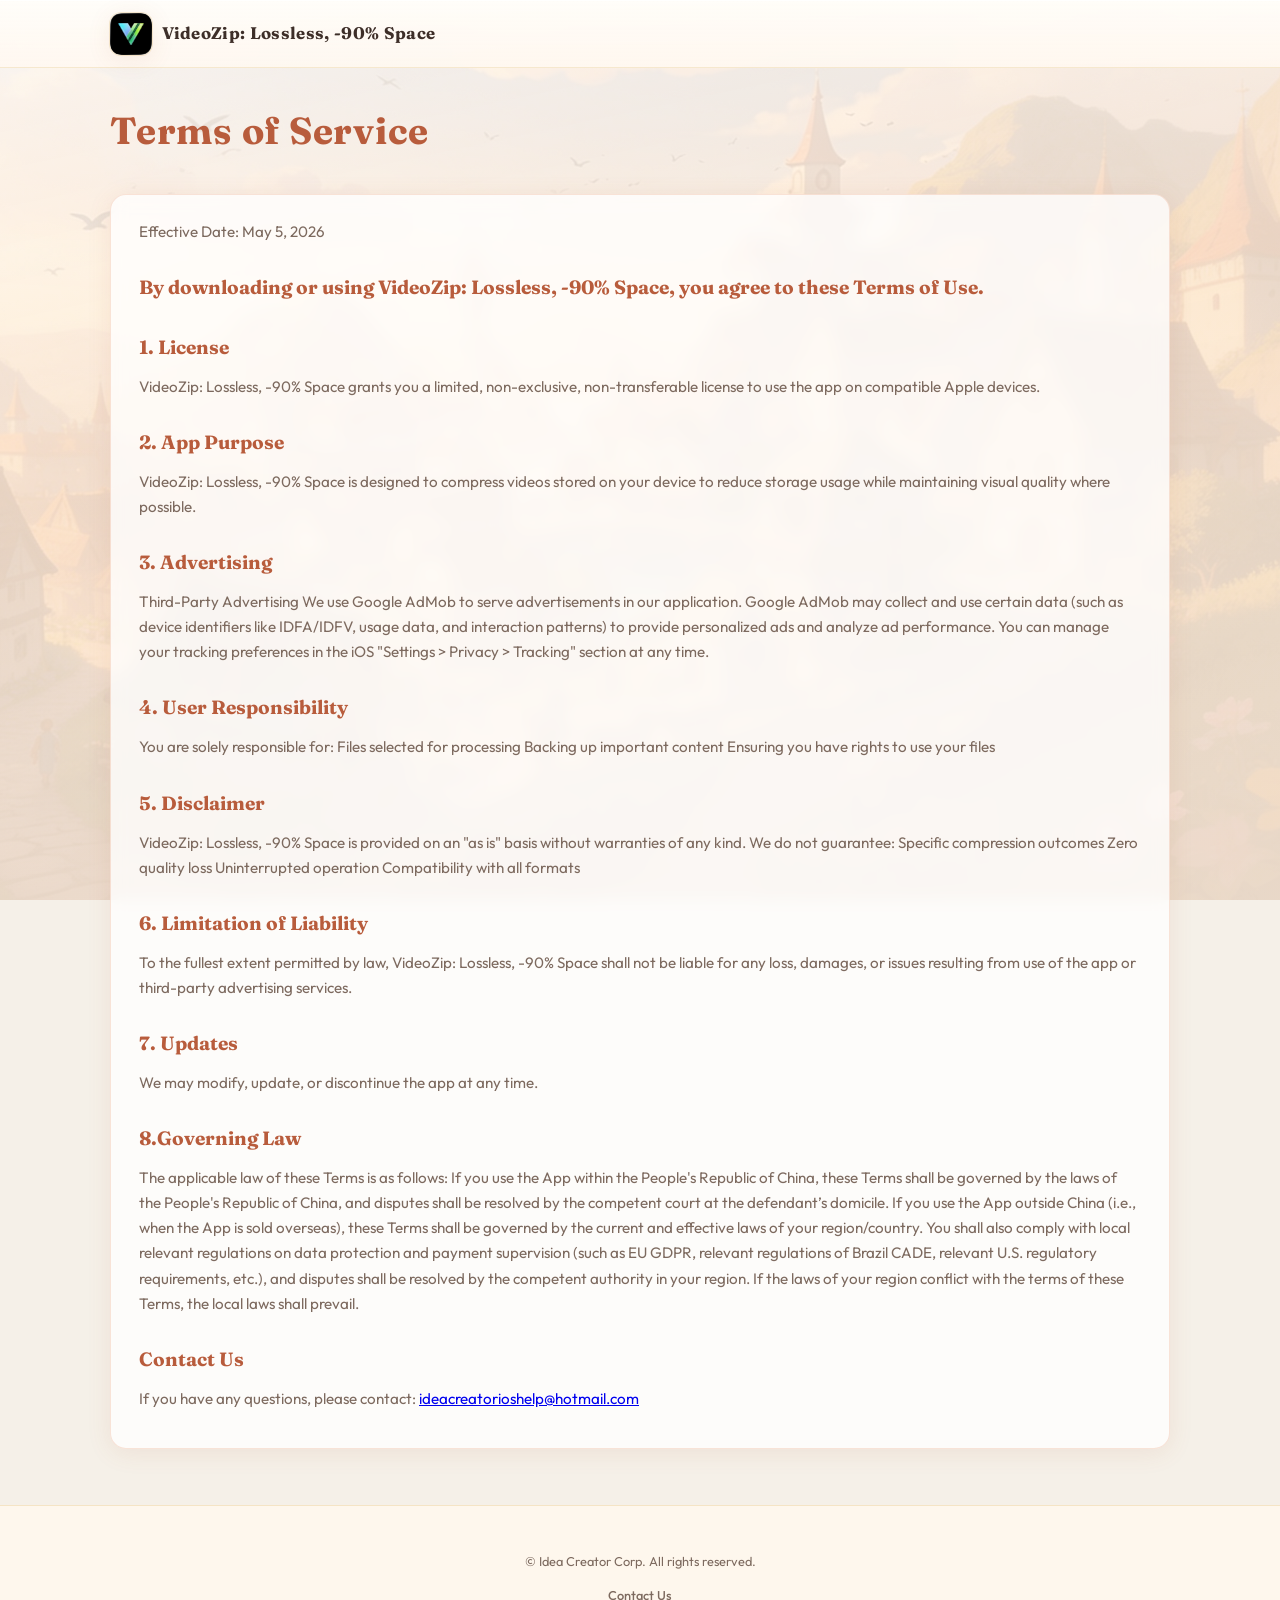
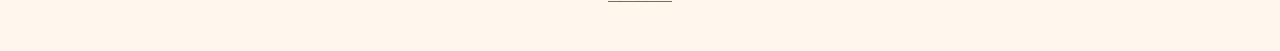
<file: Terms of users - VideoZip.html>
<!DOCTYPE html>
<html lang="zh-CN">
  <head>
    <meta charset="UTF-8" />
    <meta name="viewport" content="width=device-width, initial-scale=1" />
    <title>Privacy Policy</title>
    <link rel="preconnect" href="https://fonts.googleapis.com" />
    <link rel="preconnect" href="https://fonts.gstatic.com" crossorigin />
    <link
      href="https://fonts.googleapis.com/css2?family=Fraunces:opsz,wght@9..144,600;700&family=Outfit:wght@400;500;600;700&family=Noto+Sans+SC:wght@400;500;600&display=swap"
      rel="stylesheet"
    />
    <link rel="stylesheet" href="css/style.css" />
    <!-- 背景图文件名：images/bg-terms.jpg -->
    <style>
      body.page-terms {
        background-image: url("images/bg-terms.jpg");
      }
    </style>
  </head>
  <body class="page-shell page-terms">
    <header class="site-header">
      <nav class="nav-inner" aria-label="主导航">
        <a class="brand" href="index.html">
          <img
            class="brand-logo"
            src="images/VideoZip Logo.png"
            alt="VideoZip: Lossless, -90% Space"
            width="42"
            height="42"
          />
          <span>VideoZip: Lossless, -90% Space</span>
        </a>
        <ul class="nav-links">
          <!-- 
          <li><a href="index.html">Home</a></li>
          <li><a href="news.html">News</a></li>
          <li><a href="terms.html" aria-current="page">Privacy Policy</a></li>
          <li><a href="contact.html">Contact Us</a></li>
          -->
        </ul>
      </nav>
    </header>

    <main>
      <h1 class="page-title">Terms of Service</h1>
      <p class="page-sub">
         <!-- 正式法律文本请替换下方 <code>&lt;article class="legal-content"&gt;</code> 内的全部段落。 -->
      </p>

      <article class="card-panel legal-content">
        <!-- ========== 正文替换区：以下均为占位文案，可整体替换 ========== -->
        <p>
Effective Date: May 5, 2026
        </p>
        <h2>
By downloading or using VideoZip: Lossless, -90% Space, you agree to these Terms of Use.
</h2>

        <h2>1. License</h2>
        <p>
VideoZip: Lossless, -90% Space grants you a limited, non-exclusive, non-transferable license to use the app on compatible Apple devices.
        </p>

        <h2>2. App Purpose</h2>
        <p>
VideoZip: Lossless, -90% Space is designed to compress videos stored on your device to reduce storage usage while maintaining visual quality where possible.
        </p>

        <h2>3. Advertising</h2>
        <p>
          Third-Party Advertising We use Google AdMob to serve advertisements in our application. Google AdMob may collect and use certain data (such as device identifiers like IDFA/IDFV, usage data, and interaction patterns) to provide personalized ads and analyze ad performance. You can manage your tracking preferences in the iOS "Settings > Privacy > Tracking" section at any time.
        </p>

        <h2>4. User Responsibility</h2>
        <p>
          You are solely responsible for:
Files selected for processing
Backing up important content
Ensuring you have rights to use your files
        </p>

        <h2>5. Disclaimer</h2>
        <p>
VideoZip: Lossless, -90% Space is provided on an "as is" basis without warranties of any kind.

We do not guarantee:

Specific compression outcomes
Zero quality loss
Uninterrupted operation
Compatibility with all formats
        </p>

        <h2>6. Limitation of Liability</h2>
        <p>
         To the fullest extent permitted by law, VideoZip: Lossless, -90% Space shall not be liable for any loss, damages, or issues resulting from use of the app or third-party advertising services.
        </p>

<h2>7. Updates</h2>
        <p>
We may modify, update, or discontinue the app at any time.
        </p>

<h2>8.Governing Law </h2>
        <p>
The applicable law of these Terms is as follows: If you use the App within the People's Republic of China, these Terms shall be governed by the laws of the People's Republic of China, and disputes shall be resolved by the competent court at the defendant’s domicile. If you use the App outside China (i.e., when the App is sold overseas), these Terms shall be governed by the current and effective laws of your region/country. You shall also comply with local relevant regulations on data protection and payment supervision (such as EU GDPR, relevant regulations of Brazil CADE, relevant U.S. regulatory requirements, etc.), and disputes shall be resolved by the competent authority in your region. If the laws of your region conflict with the terms of these Terms, the local laws shall prevail.
        </p>

        <h2>Contact Us</h2>
        <p>
         If you have any questions, please contact: <a href="mailto:support@cardstrategysaga.example">ideacreatorioshelp@hotmail.com</a>
        </p>
        <!-- ========== 正文替换区结束 ========== -->
      </article>
    </main>



    <footer class="site-footer">
      <p>© Idea Creator Corp. All rights reserved.</p>
      <p><a href="contact.html">Contact Us</a></p>
    </footer>
  </body>
</html>
</file>
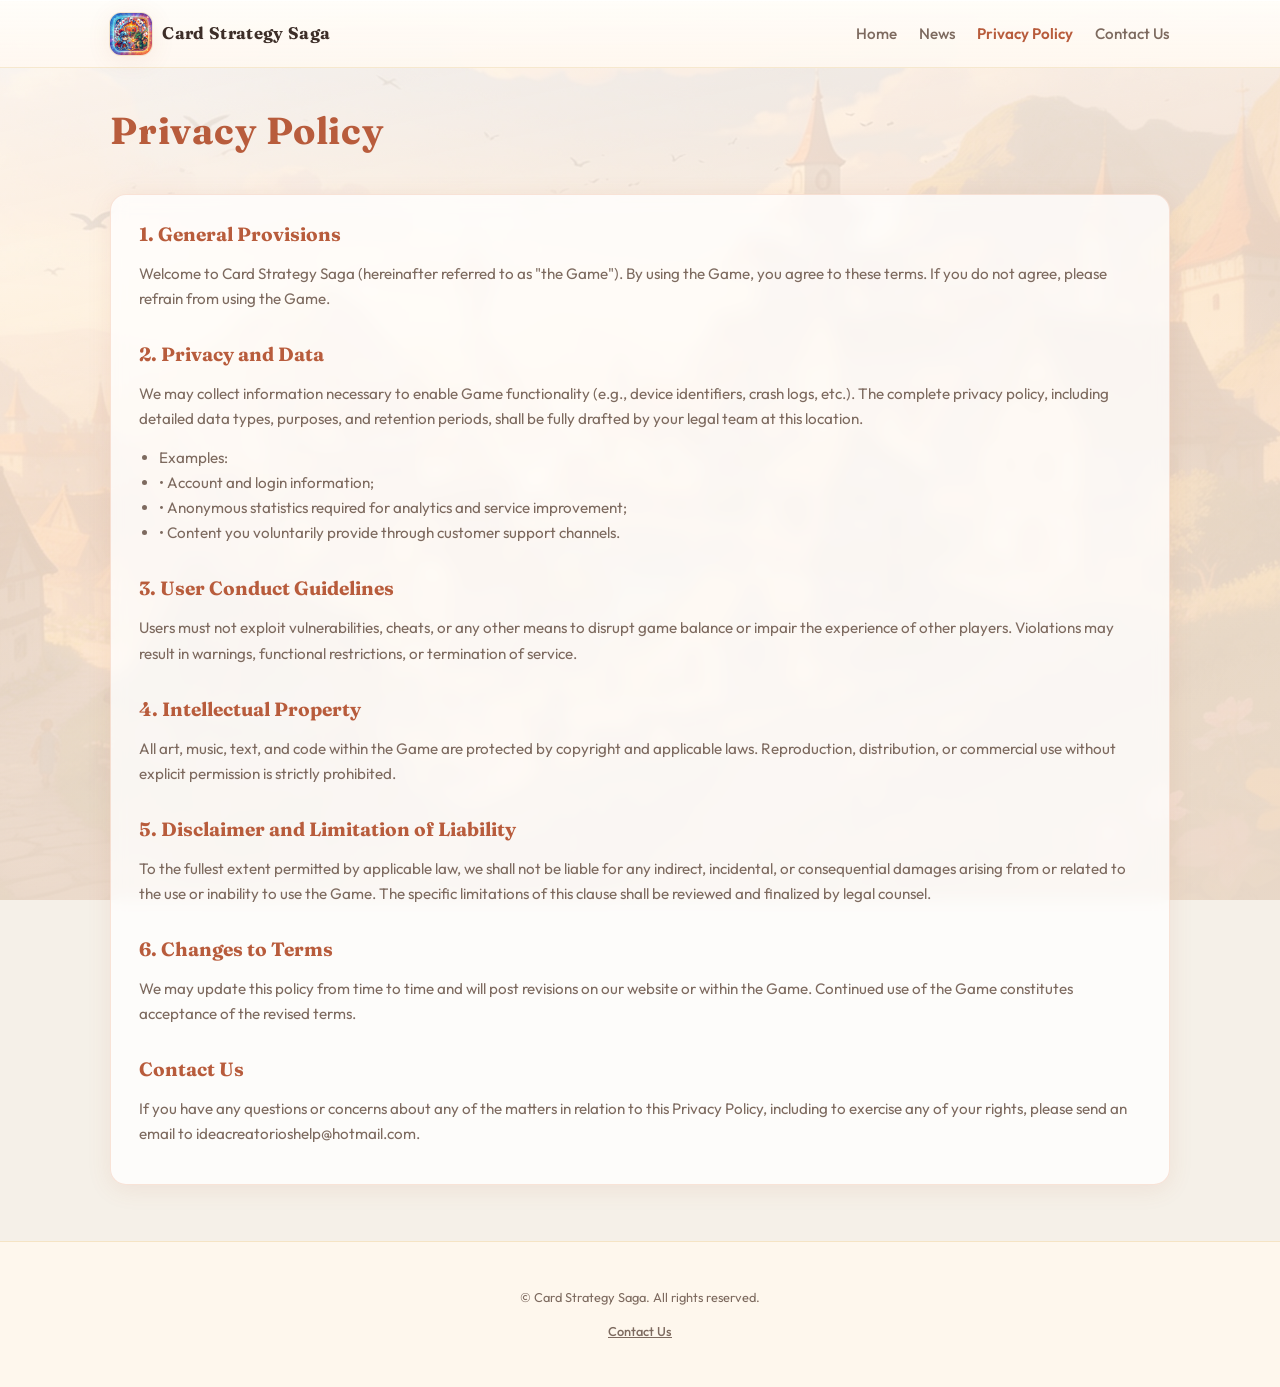
<file: terms.html>
<!DOCTYPE html>
<html lang="zh-CN">
  <head>
    <meta charset="UTF-8" />
    <meta name="viewport" content="width=device-width, initial-scale=1" />
    <title>Privacy Policy — Card Strategy Saga</title>
    <link rel="preconnect" href="https://fonts.googleapis.com" />
    <link rel="preconnect" href="https://fonts.gstatic.com" crossorigin />
    <link
      href="https://fonts.googleapis.com/css2?family=Fraunces:opsz,wght@9..144,600;700&family=Outfit:wght@400;500;600;700&family=Noto+Sans+SC:wght@400;500;600&display=swap"
      rel="stylesheet"
    />
    <link rel="stylesheet" href="css/style.css" />
    <!-- 背景图文件名：images/bg-terms.jpg -->
    <style>
      body.page-terms {
        background-image: url("images/bg-terms.jpg");
      }
    </style>
  </head>
  <body class="page-shell page-terms">
    <header class="site-header">
      <nav class="nav-inner" aria-label="主导航">
        <a class="brand" href="index.html">
          <img
            class="brand-logo"
            src="images/logo.png"
            alt="Card Strategy Saga"
            width="42"
            height="42"
          />
          <span>Card Strategy Saga</span>
        </a>
        <ul class="nav-links">
          <li><a href="index.html">Home</a></li>
          <li><a href="news.html">News</a></li>
          <li><a href="terms.html" aria-current="page">Privacy Policy</a></li>
          <li><a href="contact.html">Contact Us</a></li>
        </ul>
      </nav>
    </header>

    <main>
      <h1 class="page-title">Privacy Policy</h1>
      <p class="page-sub">
         <!-- 正式法律文本请替换下方 <code>&lt;article class="legal-content"&gt;</code> 内的全部段落。 -->
      </p>

      <article class="card-panel legal-content">
        <!-- ========== 正文替换区：以下均为占位文案，可整体替换 ========== -->
        <h2>1. General Provisions</h2>
        <p>
          Welcome to Card Strategy Saga (hereinafter referred to as "the Game"). By using the Game, you agree to these terms. If you do not agree, please refrain from using the Game.
        </p>

        <h2>2. Privacy and Data</h2>
        <p>
          We may collect information necessary to enable Game functionality (e.g., device identifiers, crash logs, etc.). The complete privacy policy, including detailed data types, purposes, and retention periods, shall be fully drafted by your legal team at this location.
        </p>
        <ul>
          <li>Examples:</li>
          <li>•	Account and login information;</li>
          <li>•	Anonymous statistics required for analytics and service improvement;</li>
          <li>•	Content you voluntarily provide through customer support channels.</li>
        </ul>

        <h2>3. User Conduct Guidelines</h2>
        <p>
          Users must not exploit vulnerabilities, cheats, or any other means to disrupt game balance or impair the experience of other players. Violations may result in warnings, functional restrictions, or termination of service.
        </p>

        <h2>4. Intellectual Property</h2>
        <p>
          All art, music, text, and code within the Game are protected by copyright and applicable laws. Reproduction, distribution, or commercial use without explicit permission is strictly prohibited.
        </p>

        <h2>5. Disclaimer and Limitation of Liability</h2>
        <p>
          To the fullest extent permitted by applicable law, we shall not be liable for any indirect, incidental, or consequential damages arising from or related to the use or inability to use the Game. The specific limitations of this clause shall be reviewed and finalized by legal counsel.
        </p>

        <h2>6. Changes to Terms</h2>
        <p>
          We may update this policy from time to time and will post revisions on our website or within the Game. Continued use of the Game constitutes acceptance of the revised terms.
        </p>

        <h2>Contact Us</h2>
        <p>
          If you have any questions or concerns about any of the matters in relation to this Privacy Policy, including to exercise any of your rights, please send an email to ideacreatorioshelp@hotmail.com.
        </p>
        <!-- ========== 正文替换区结束 ========== -->
      </article>
    </main>

    <footer class="site-footer">
      <p>© Card Strategy Saga. All rights reserved.</p>
      <p><a href="contact.html">Contact Us</a></p>
    </footer>
  </body>
</html>
</file>
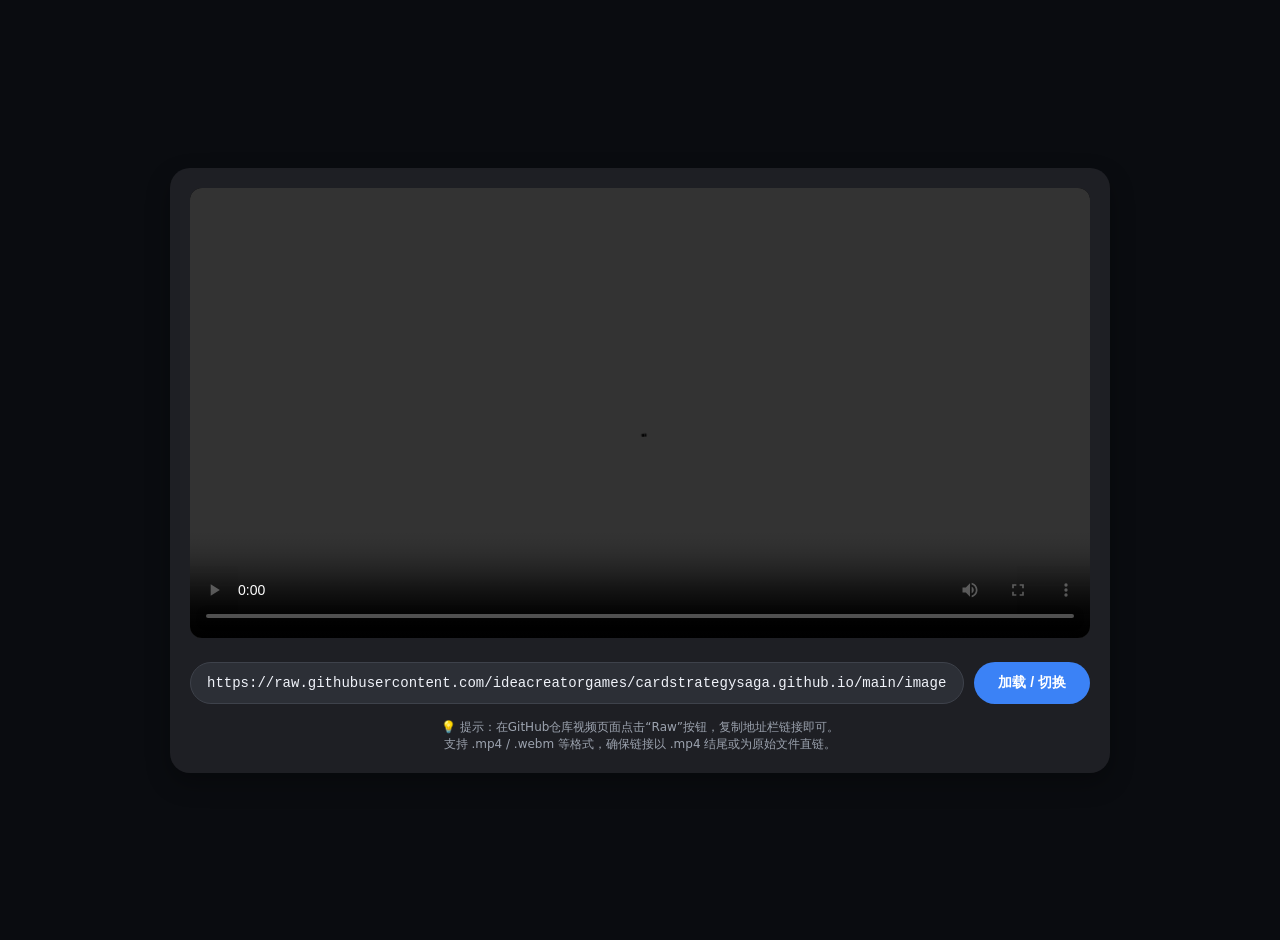
<file: termsvideo.html>
<!DOCTYPE html>
<html lang="zh-CN">
<head>
    <meta charset="UTF-8">
    <meta name="viewport" content="width=device-width, initial-scale=1.0">
    <title></title>
    <style>
        /* 极简样式，仅用于居中和基础布局 */
        body {
            font-family: system-ui, 'Segoe UI', monospace;
            background: #0a0c10;
            display: flex;
            justify-content: center;
            align-items: center;
            min-height: 100vh;
            margin: 0;
            padding: 20px;
        }
        .container {
            max-width: 900px;
            width: 100%;
            background: #1e1f24;
            border-radius: 20px;
            padding: 20px;
            box-shadow: 0 10px 25px rgba(0,0,0,0.3);
        }
        video {
            width: 100%;
            border-radius: 12px;
            background: #000;
            outline: none;
        }
        .input-area {
            margin-top: 20px;
            display: flex;
            gap: 10px;
            flex-wrap: wrap;
        }
        input {
            flex: 1;
            padding: 12px 16px;
            font-size: 14px;
            background: #2c2f36;
            border: 1px solid #3e424b;
            color: #f0f3fa;
            border-radius: 40px;
            outline: none;
            font-family: monospace;
        }
        input:focus {
            border-color: #3b82f6;
        }
        button {
            background: #3b82f6;
            border: none;
            padding: 12px 24px;
            color: white;
            font-weight: bold;
            border-radius: 40px;
            cursor: pointer;
            font-size: 14px;
            transition: 0.2s;
        }
        button:hover {
            background: #2563eb;
        }
        .note {
            margin-top: 15px;
            font-size: 12px;
            color: #9ca3af;
            text-align: center;
        }
    </style>
</head>
<body>
<div class="container">
    <!-- 视频播放器，初始src为空或示例（用户可自行填写） -->
    <video id="myVideo" controls preload="metadata">
        <source id="videoSource" src="" type="video/mp4">
        您的浏览器不支持视频标签。
    </video>

    <div class="input-area">
        <input type="text" id="videoUrl" placeholder="粘贴视频原始链接 (raw.githubusercontent.com 的 .mp4 地址)" 
               value="https://raw.githubusercontent.com/ideacreatorgames/cardstrategysaga.github.io/main/images/termsvideo.mp4">
        <button id="loadBtn">加载 / 切换</button>
    </div>
    <div class="note">
        💡 提示：在GitHub仓库视频页面点击“Raw”按钮，复制地址栏链接即可。<br>
        支持 .mp4 / .webm 等格式，确保链接以 .mp4 结尾或为原始文件直链。
    </div>
</div>

<script>
    const video = document.getElementById('myVideo');
    const source = document.getElementById('videoSource');
    const input = document.getElementById('videoUrl');
    const loadBtn = document.getElementById('loadBtn');

    // 解析并更新视频源
    function loadVideo() {
        let url = input.value.trim();
        if (!url) {
            alert('请输入视频地址');
            return;
        }
        // 简单黑名单提醒
        if (url.includes('github.com') && !url.includes('raw.githubusercontent.com')) {
            alert('注意：请使用“Raw”原始链接（通常以 raw.githubusercontent.com 开头）\n当前地址可能无法直接播放。');
        }
        // 更换source的src并重新加载
        source.src = url;
        video.load();
        // 可选：自动播放（很多浏览器会限制，我们不做强制）
        video.play().catch(e => console.log('自动播放被阻止，点击播放即可'));
    }

    // 按钮点击加载
    loadBtn.addEventListener('click', loadVideo);

    // 页面初始化时，如果输入框已有示例地址，自动加载一次（方便演示）
    if (input.value) {
        loadVideo();
    }

    // 支持回车键加载
    input.addEventListener('keypress', (e) => {
        if (e.key === 'Enter') {
            loadVideo();
        }
    });
</script>
</body>
</html>
</file>
<file: css/style.css>
/* Card Strategy Saga — 暖色现代卡牌风（字体在 HTML 中加载）
   全面响应式：适配 PC / 平板 / 手机
   修复：移动端视频区域溢出问题，增加全局横向滚动隐藏
*/

:root {
  --bg-deep: #f5f0e8;
  --bg-card: rgba(255, 255, 255, 0.78);
  --bg-card-solid: #fffdf9;
  --accent-amber: #d4a03a;
  --accent-amber-bright: #e8b84a;
  --accent-coral: #e07c4c;
  --accent-rust: #b85c3c;
  --text-primary: #3d2e28;
  --text-muted: #7d6a5f;
  --border-subtle: rgba(212, 160, 58, 0.35);
  --shadow-soft: 0 4px 24px rgba(180, 100, 60, 0.1);
  --shadow-lift: 0 12px 40px rgba(120, 72, 48, 0.12);
  --font-display: "Fraunces", "Noto Serif SC", Georgia, serif;
  --font-body: "Outfit", "Noto Sans SC", system-ui, sans-serif;
  --radius: 16px;
  --nav-h: 68px;
}

*,
*::before,
*::after {
  box-sizing: border-box;
}

html {
  scroll-behavior: smooth;
}

body {
  margin: 0;
  min-height: 100vh;
  display: flex;
  flex-direction: column;
  font-family: var(--font-body);
  color: var(--text-primary);
  background-color: var(--bg-deep);
  line-height: 1.65;
  /* 移动端优化：消除点击高亮（保留原生但提升手感） */
  -webkit-tap-highlight-color: transparent;
  /* 关键修复：防止任何元素导致横向滚动条 */
  overflow-x: hidden;
}

/* 确保所有媒体元素自适应，不溢出父容器 */
img,
video,
iframe,
embed,
object {
  max-width: 100%;
  height: auto;
}

/* 页面背景：由 body.page-xxx 的 background-image 覆盖 */
body.page-shell {
  background-size: cover;
  background-position: center;
  background-attachment: fixed;
  background-repeat: no-repeat;
}

body.page-shell::before {
  content: "";
  position: fixed;
  inset: 0;
  background: linear-gradient(
    168deg,
    rgba(255, 252, 247, 0.91) 0%,
    rgba(255, 238, 220, 0.86) 42%,
    rgba(250, 232, 216, 0.92) 100%
  );
  pointer-events: none;
  z-index: 0;
}

body.page-shell > * {
  position: relative;
  z-index: 1;
}

/* 导航 */
.site-header {
  position: sticky;
  top: 0;
  z-index: 100;
  height: var(--nav-h);
  background: linear-gradient(
    180deg,
    rgba(255, 253, 249, 0.97) 0%,
    rgba(255, 248, 240, 0.9) 100%
  );
  border-bottom: 1px solid rgba(212, 160, 58, 0.22);
  backdrop-filter: blur(14px);
  box-shadow: 0 1px 0 rgba(255, 255, 255, 0.8) inset;
  transition: height 0.2s ease;
}

.nav-inner {
  max-width: 1100px;
  margin: 0 auto;
  padding: 0 1.25rem;
  height: 100%;
  display: flex;
  align-items: center;
  justify-content: space-between;
  gap: 1rem;
}

.brand {
  display: flex;
  align-items: center;
  gap: 0.65rem;
  text-decoration: none;
  color: var(--text-primary);
  font-family: var(--font-display);
  font-weight: 700;
  font-size: 1.05rem;
  letter-spacing: 0.02em;
}

/* 导航 Logo：替换 web/images/logo.png（或同名 .webp / .svg，需改各页 img 的 src） */
.brand-logo {
  width: 42px;
  height: 42px;
  border-radius: 11px;
  object-fit: contain;
  display: block;
  flex-shrink: 0;
  box-shadow: var(--shadow-soft), 0 0 0 1px rgba(212, 160, 58, 0.2);
  background: rgba(255, 253, 249, 0.6);
}

.nav-links {
  display: flex;
  flex-wrap: wrap;
  gap: 0.35rem 1.35rem;
  list-style: none;
  margin: 0;
  padding: 0;
}

.nav-links a {
  color: var(--text-muted);
  text-decoration: none;
  font-size: 0.95rem;
  font-weight: 500;
  transition: color 0.2s, transform 0.2s;
  display: inline-block;
  padding: 0.4rem 0;
  /* 增加点击区域，不影响布局 */
}

.nav-links a:hover,
.nav-links a[aria-current="page"] {
  color: var(--accent-rust);
}

.nav-links a[aria-current="page"] {
  font-weight: 600;
}

/* 主内容区 */
main {
  max-width: 1100px;
  margin: 0 auto;
  padding: 2rem 1.25rem 3.5rem;
  flex: 1;
}

.page-title {
  font-family: var(--font-display);
  font-size: clamp(1.75rem, 4vw, 2.35rem);
  font-weight: 700;
  letter-spacing: 0.02em;
  margin: 0 0 0.5rem;
  color: var(--accent-rust);
}

.page-sub {
  color: var(--text-muted);
  margin: 0 0 2rem;
  font-size: 0.95rem;
}

.card-panel {
  background: var(--bg-card);
  border: 1px solid rgba(224, 124, 76, 0.2);
  border-radius: var(--radius);
  padding: 1.5rem 1.75rem;
  box-shadow: var(--shadow-soft);
  backdrop-filter: blur(8px);
}

/* 首页英雄区 */
.hero {
  text-align: center;
  padding: 1rem 0 2rem;
}

.hero h1 {
  font-family: var(--font-display);
  font-size: clamp(2rem, 5vw, 2.85rem);
  margin: 0 0 0.5rem;
  letter-spacing: 0.02em;
  background: linear-gradient(
    105deg,
    #c45c3c 0%,
    var(--accent-coral) 35%,
    var(--accent-amber) 75%,
    #c9782d 100%
  );
  -webkit-background-clip: text;
  background-clip: text;
  color: transparent;
}

.hero-tagline {
  color: var(--text-muted);
  font-size: 1.05rem;
  margin-bottom: 2rem;
  font-weight: 500;
}

.video-wrap {
  position: relative;
  border-radius: var(--radius);
  overflow: hidden;
  border: 1px solid rgba(212, 160, 58, 0.35);
  background: #2a221c;
  aspect-ratio: 16 / 9;
  max-height: 70vh;
  margin: 0 auto 2.5rem;
  box-shadow: var(--shadow-lift), 0 0 0 1px rgba(255, 255, 255, 0.5) inset;
  /* 确保宽度不超过父容器 */
  width: 100%;
  max-width: 100%;
}

.video-wrap video {
  width: 100%;
  height: 100%;
  object-fit: contain;
  vertical-align: middle;
  display: block;
  /* 防止视频本身溢出 */
  max-width: 100%;
  max-height: 100%;
}

.video-placeholder {
  display: none;
  align-items: center;
  justify-content: center;
  min-height: 200px;
  color: rgba(255, 248, 240, 0.75);
  font-size: 0.9rem;
}

.video-wrap.no-src .video-placeholder {
  display: flex;
}

.video-wrap.no-src video {
  display: none;
}

.section-label {
  font-family: var(--font-display);
  font-size: 1.15rem;
  color: var(--accent-rust);
  margin: 0 0 1rem;
  letter-spacing: 0.04em;
}

.store-row {
  display: grid;
  grid-template-columns: repeat(auto-fit, minmax(240px, 1fr));
  gap: 1.5rem;
  max-width: 640px;
  margin: 0 auto;
}

.store-link {
  display: block;
  border-radius: var(--radius);
  overflow: hidden;
  border: 2px solid rgba(212, 160, 58, 0.35);
  transition: transform 0.22s ease, box-shadow 0.22s ease, border-color 0.22s ease;
  text-decoration: none;
  line-height: 0;
  background: var(--bg-card-solid);
}

.store-link:hover {
  transform: translateY(-5px);
  border-color: var(--accent-amber);
  box-shadow: var(--shadow-lift);
}

.store-link img {
  width: 100%;
  height: auto;
  display: block;
  object-fit: cover;
}

.store-caption {
  text-align: center;
  margin-top: 0.5rem;
  font-size: 0.85rem;
  color: var(--text-muted);
  font-weight: 500;
}

/* 资讯卡片 */
.news-grid {
  display: grid;
  gap: 1.75rem;
}

.news-item {
  display: grid;
  grid-template-columns: minmax(0, 280px) 1fr;
  gap: 1.5rem;
  align-items: start;
  background: var(--bg-card);
  border: 1px solid rgba(224, 124, 76, 0.22);
  border-radius: var(--radius);
  padding: 1.35rem;
  overflow: hidden;
  box-shadow: var(--shadow-soft);
  backdrop-filter: blur(8px);
}

@media (max-width: 720px) {
  .news-item {
    grid-template-columns: 1fr;
  }
}

.news-item img {
  width: 100%;
  height: auto;
  border-radius: 12px;
  object-fit: cover;
  aspect-ratio: 16 / 10;
  box-shadow: 0 4px 16px rgba(120, 72, 48, 0.12);
}

.news-item h2 {
  font-family: var(--font-display);
  font-size: 1.28rem;
  margin: 0 0 0.5rem;
  color: var(--accent-rust);
}

.news-meta {
  font-size: 0.8rem;
  color: var(--text-muted);
  margin-bottom: 0.75rem;
  font-weight: 500;
}

.news-item p {
  margin: 0;
  color: var(--text-primary);
  font-size: 0.95rem;
}

/* 联系页 */
.contact-grid {
  display: grid;
  gap: 1rem;
  margin-bottom: 2.5rem;
}

.contact-row {
  display: flex;
  flex-wrap: wrap;
  align-items: center;
  gap: 0.75rem 1.25rem;
  padding: 0.9rem 1.1rem;
  background: rgba(255, 252, 247, 0.65);
  border-radius: 12px;
  border: 1px solid rgba(212, 160, 58, 0.25);
}

.contact-row strong {
  min-width: 7rem;
  color: var(--accent-rust);
  font-size: 0.9rem;
}

.contact-row a {
  color: #b85c3c;
  word-break: break-all;
  font-weight: 500;
}

.contact-row a:hover {
  color: var(--accent-coral);
}

/* FAQ */
.faq-list {
  display: flex;
  flex-direction: column;
  gap: 0.65rem;
}

.faq-item {
  border: 1px solid rgba(212, 160, 58, 0.28);
  border-radius: 12px;
  background: rgba(255, 252, 247, 0.55);
  overflow: hidden;
}

.faq-q {
  width: 100%;
  text-align: left;
  padding: 1rem 1.1rem;
  font-family: var(--font-body);
  font-size: 1rem;
  font-weight: 500;
  color: var(--text-primary);
  background: transparent;
  border: none;
  cursor: pointer;
  display: flex;
  justify-content: space-between;
  align-items: center;
  gap: 0.75rem;
  transition: background 0.2s;
}

.faq-q:hover {
  background: rgba(255, 230, 200, 0.45);
}

.faq-q::after {
  content: "+";
  color: var(--accent-rust);
  font-size: 1.25rem;
  font-weight: 400;
  flex-shrink: 0;
}

.faq-item.is-open .faq-q::after {
  content: "−";
}

.faq-a {
  display: none;
  padding: 0 1.1rem 1rem;
  color: var(--text-muted);
  font-size: 0.92rem;
  border-top: 1px solid rgba(212, 160, 58, 0.2);
}

.faq-item.is-open .faq-a {
  display: block;
}

/* 条款正文 */
.legal-content {
  font-size: 0.95rem;
  color: var(--text-muted);
}

.legal-content h2 {
  font-family: var(--font-display);
  font-size: 1.2rem;
  color: var(--accent-rust);
  margin: 1.75rem 0 0.65rem;
}

.legal-content h2:first-child {
  margin-top: 0;
}

.legal-content p {
  margin: 0 0 0.85rem;
}

.legal-content ul {
  margin: 0 0 0.85rem;
  padding-left: 1.25rem;
}

/* 下载页 */
.download-hero {
  text-align: center;
  margin-bottom: 2rem;
}

.download-buttons {
  display: flex;
  flex-wrap: wrap;
  gap: 1rem;
  justify-content: center;
}

.btn-store {
  display: inline-flex;
  align-items: center;
  justify-content: center;
  padding: 0.88rem 1.85rem;
  border-radius: 999px;
  text-decoration: none;
  font-weight: 600;
  font-size: 0.95rem;
  border: 2px solid transparent;
  color: #fffdf9;
  background: linear-gradient(
    165deg,
    var(--accent-coral) 0%,
    var(--accent-rust) 50%,
    #9a4a32 100%
  );
  box-shadow: 0 6px 20px rgba(184, 92, 60, 0.35);
  transition: transform 0.2s ease, box-shadow 0.2s ease;
  /* 确保触摸区域足够 */
  min-height: 44px;
}

.btn-store:hover {
  transform: translateY(-2px) scale(1.02);
  box-shadow: 0 10px 28px rgba(184, 92, 60, 0.42);
}

.btn-store.secondary {
  background: transparent;
  color: var(--accent-rust);
  border-color: rgba(212, 160, 58, 0.55);
  box-shadow: none;
}

.btn-store.secondary:hover {
  background: rgba(255, 230, 200, 0.55);
  box-shadow: var(--shadow-soft);
}

/* 页脚 */
.site-footer {
  margin-top: auto;
  padding: 2rem 1.25rem;
  text-align: center;
  font-size: 0.8rem;
  color: var(--text-muted);
  border-top: 1px solid rgba(212, 160, 58, 0.22);
  background: rgba(255, 248, 238, 0.85);
  backdrop-filter: blur(8px);
}

.site-footer a {
  color: var(--text-muted);
  font-weight: 500;
}

.site-footer a:hover {
  color: var(--accent-rust);
}

/* ========== 移动端全面适配 ========== */
@media screen and (max-width: 768px) {
  /* 全局微调 */
  main {
    padding: 1.5rem 1rem 2.5rem;
  }

  .card-panel {
    padding: 1.25rem;
  }

  /* 导航栏转为垂直布局，提升触控体验 */
  .site-header {
    height: auto;
    min-height: var(--nav-h);
  }

  .nav-inner {
    flex-direction: column;
    padding: 0.75rem 1rem;
    gap: 0.75rem;
  }

  .brand {
    align-self: flex-start;
  }

  .nav-links {
    width: 100%;
    flex-direction: column;
    align-items: center;
    gap: 0.5rem;
    padding: 0.25rem 0 0.5rem;
  }

  .nav-links li {
    width: 100%;
    text-align: center;
  }

  .nav-links a {
    display: block;
    padding: 0.75rem 0.5rem;
    font-size: 1rem;
    font-weight: 500;
    /* 增大触摸区域 */
    border-radius: 28px;
    transition: background 0.2s;
  }

  .nav-links a:hover,
  .nav-links a:active {
    background: rgba(212, 160, 58, 0.12);
  }

  /* 首页英雄区 */
  .hero {
    padding: 0.5rem 0 1.5rem;
  }

  .hero-tagline {
    font-size: 0.95rem;
    margin-bottom: 1.5rem;
  }

  /* 视频容器在手机上的专项优化 */
  .video-wrap {
    margin-bottom: 1.75rem;
    /* 确保宽高完全由父容器控制，无溢出 */
    width: 100%;
    margin-left: auto;
    margin-right: auto;
    border-radius: 12px; /* 手机上圆角略小更自然 */
  }

  .video-wrap video {
    /* 保证视频内容完全可见，不溢出 */
    object-fit: contain;
  }

  .section-label {
    font-size: 1rem;
    text-align: center;
  }

  /* 商店按钮行 */
  .store-row {
    gap: 1rem;
  }

  .store-link {
    border-radius: 12px;
  }

  .store-caption {
    font-size: 0.8rem;
  }

  /* 资讯卡片 */
  .news-item {
    padding: 1rem;
    gap: 1rem;
  }

  .news-item h2 {
    font-size: 1.2rem;
  }

  .news-meta {
    font-size: 0.75rem;
  }

  .news-item p {
    font-size: 0.9rem;
  }

  /* 联系页 */
  .contact-row {
    flex-direction: column;
    align-items: flex-start;
    padding: 0.9rem;
    gap: 0.5rem;
  }

  .contact-row strong {
    min-width: auto;
    font-size: 0.85rem;
  }

  /* FAQ 提高可读性 */
  .faq-q {
    padding: 0.9rem 1rem;
    font-size: 0.95rem;
  }

  .faq-a {
    padding: 0 1rem 1rem;
    font-size: 0.88rem;
  }

  /* 下载页按钮组 */
  .download-buttons {
    gap: 0.85rem;
  }

  .btn-store {
    padding: 0.7rem 1.5rem;
    font-size: 0.9rem;
    min-height: 44px;
  }

  /* 条款页 */
  .legal-content h2 {
    font-size: 1.1rem;
  }

  /* 页脚 */
  .site-footer {
    padding: 1.5rem 1rem;
    font-size: 0.75rem;
  }
}

/* 超小屏设备 (≤480px) 进一步紧凑优化 */
@media screen and (max-width: 480px) {
  :root {
    --radius: 14px;
  }

  main {
    padding: 1.25rem 0.9rem 2rem;
  }

  .page-title {
    font-size: clamp(1.5rem, 5vw, 1.9rem);
  }

  .page-sub {
    font-size: 0.85rem;
    margin-bottom: 1.5rem;
  }

  .hero h1 {
    font-size: clamp(1.6rem, 6vw, 2.2rem);
  }

  .hero-tagline {
    font-size: 0.9rem;
  }

  .video-wrap {
    border-radius: 10px;
    margin-bottom: 1.25rem;
  }

  .card-panel {
    padding: 1rem;
  }

  .news-item {
    padding: 0.9rem;
  }

  .news-item h2 {
    font-size: 1.1rem;
  }

  .contact-row {
    padding: 0.75rem;
  }

  .faq-q {
    padding: 0.8rem;
    font-size: 0.9rem;
  }

  .btn-store {
    padding: 0.6rem 1.25rem;
    font-size: 0.85rem;
  }

  .site-footer {
    padding: 1.25rem 0.9rem;
  }
}

/* 横屏模式小调整（手机横屏时导航依然保持垂直，内容区域更宽裕） */
@media screen and (max-width: 896px) and (orientation: landscape) {
  .site-header {
    position: sticky;
  }

  .nav-links {
    flex-direction: row;
    flex-wrap: wrap;
    justify-content: center;
    gap: 0.75rem;
  }

  .nav-links li {
    width: auto;
  }

  .nav-links a {
    padding: 0.5rem 0.9rem;
    font-size: 0.85rem;
  }

  .nav-inner {
    flex-direction: row;
    flex-wrap: wrap;
    justify-content: space-between;
  }

  .brand {
    align-self: center;
  }

  .hero {
    padding: 0.25rem 0 1rem;
  }

  .video-wrap {
    max-height: 60vh; /* 横屏时适当降低高度，避免过高 */
  }
}
</file>
